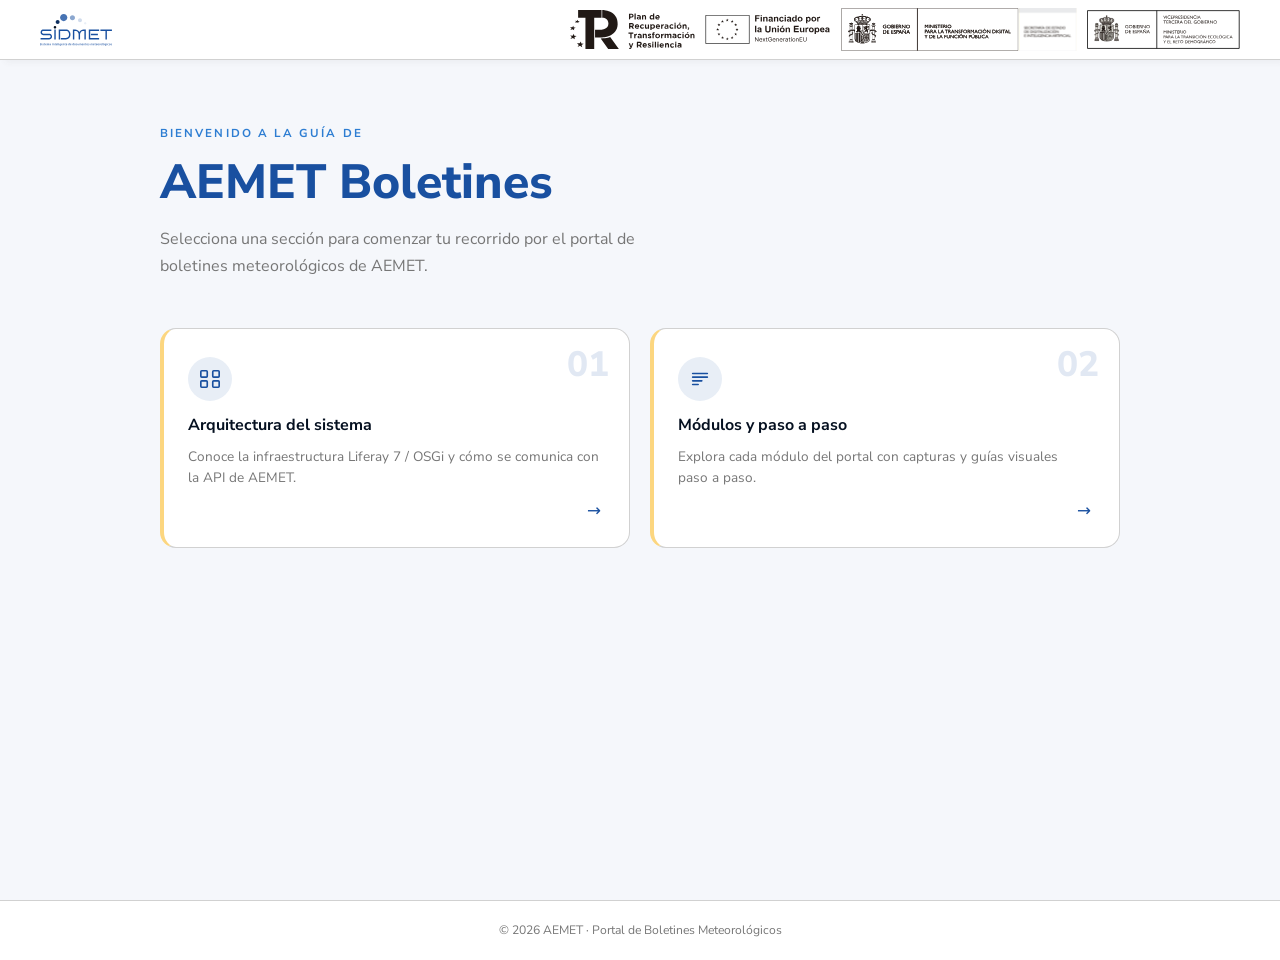
<file: index.html>
﻿<!DOCTYPE html>
<html lang="es">
<head>
  <meta charset="UTF-8" />
  <meta name="viewport" content="width=device-width, initial-scale=1.0" />
  <title>Guía de Formación Usuario – AEMET Boletines</title>
  <link rel="preconnect" href="https://fonts.googleapis.com" />
  <link rel="preconnect" href="https://fonts.gstatic.com" crossorigin />
  <link href="https://fonts.googleapis.com/css2?family=Nunito+Sans:wght@300;400;600;700;800&display=swap" rel="stylesheet" />
  <link rel="stylesheet" href="css/styles.css" />
</head>
<body>

  <header class="site-header">
    <div class="header-inner">
      <a href="index.html"><img class="site-logo" src="img/logo.svg" alt="AEMET" /></a>
    </div>
  
  <div class="header-logos">
    <img src="img/logo_resiliencia.svg" alt="Plan de Recuperacion, Transformacion y Resiliencia" class="header-logo-inst" />
    <img src="img/logo_UE.svg" alt="Financiado por la Union Europea NextGenerationEU" class="header-logo-inst header-logo-ue" />
    <img src="img/logoTransfDigital.svg" alt="Plan de Digitalizacion de las Administraciones Publicas" class="header-logo-inst header-logo-transfdig" />
    <img src="img/miteco.svg" alt="Ministerio para la Transicion Ecologica y el Reto Demografico" class="header-logo-inst header-logo-miteco" />
  </div>
</header>

  <main class="hero-section">
    <div class="hero-content">
      <p class="hero-eyebrow">Bienvenido a la guía de</p>
      <h1 class="hero-title"><span class="gradient-text">AEMET Boletines</span></h1>
      <p class="hero-desc">Selecciona una sección para comenzar tu recorrido por el portal de boletines meteorológicos de AEMET.</p>

      <nav class="nav-grid" aria-label="Secciones principales">

        <a href="arquitectura.html" class="nav-card">
          <div class="nav-card-icon">
            <svg xmlns="http://www.w3.org/2000/svg" viewBox="0 0 24 24" fill="none" stroke="currentColor" stroke-width="1.8" stroke-linecap="round" stroke-linejoin="round"><rect x="2" y="3" width="7" height="7" rx="1"/><rect x="15" y="3" width="7" height="7" rx="1"/><rect x="2" y="14" width="7" height="7" rx="1"/><rect x="15" y="14" width="7" height="7" rx="1"/></svg>
          </div>
          <div class="nav-card-number">01</div>
          <h2 class="nav-card-title">Arquitectura del sistema</h2>
          <p class="nav-card-desc">Conoce la infraestructura Liferay 7 / OSGi y cómo se comunica con la API de AEMET.</p>
          <span class="nav-card-arrow">→</span>
        </a>

        <a href="modulos.html" class="nav-card">
          <div class="nav-card-icon">
            <svg xmlns="http://www.w3.org/2000/svg" viewBox="0 0 24 24" fill="none" stroke="currentColor" stroke-width="1.8" stroke-linecap="round" stroke-linejoin="round"><path d="M4 6h16M4 10h16M4 14h10M4 18h6"/></svg>
          </div>
          <div class="nav-card-number">02</div>
          <h2 class="nav-card-title">Módulos y paso a paso</h2>
          <p class="nav-card-desc">Explora cada módulo del portal con capturas y guías visuales paso a paso.</p>
          <span class="nav-card-arrow">→</span>
        </a>

      </nav>
    </div>
  </main>

  <footer class="site-footer">
    <p>© 2026 AEMET · Portal de Boletines Meteorológicos</p>
  </footer>

  <script src="js/main.js"></script>
</body>
</html>
</file>
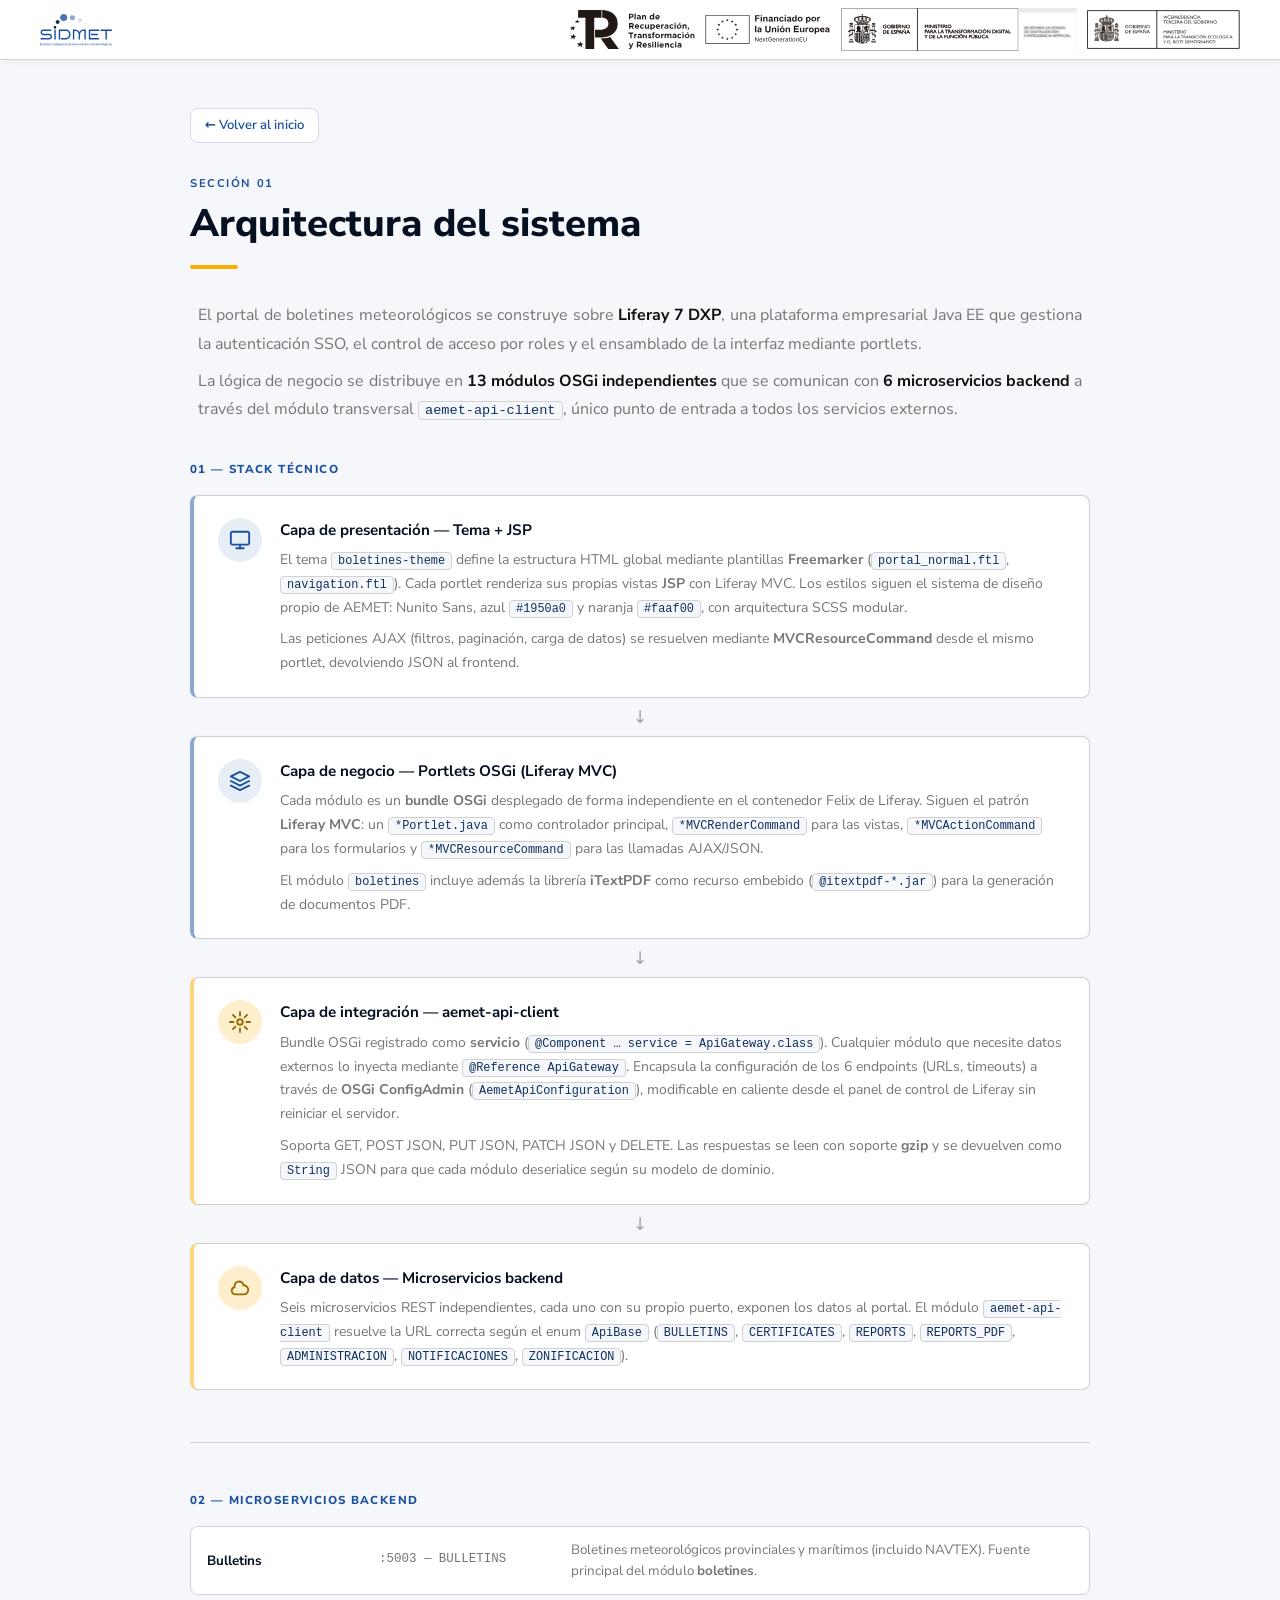
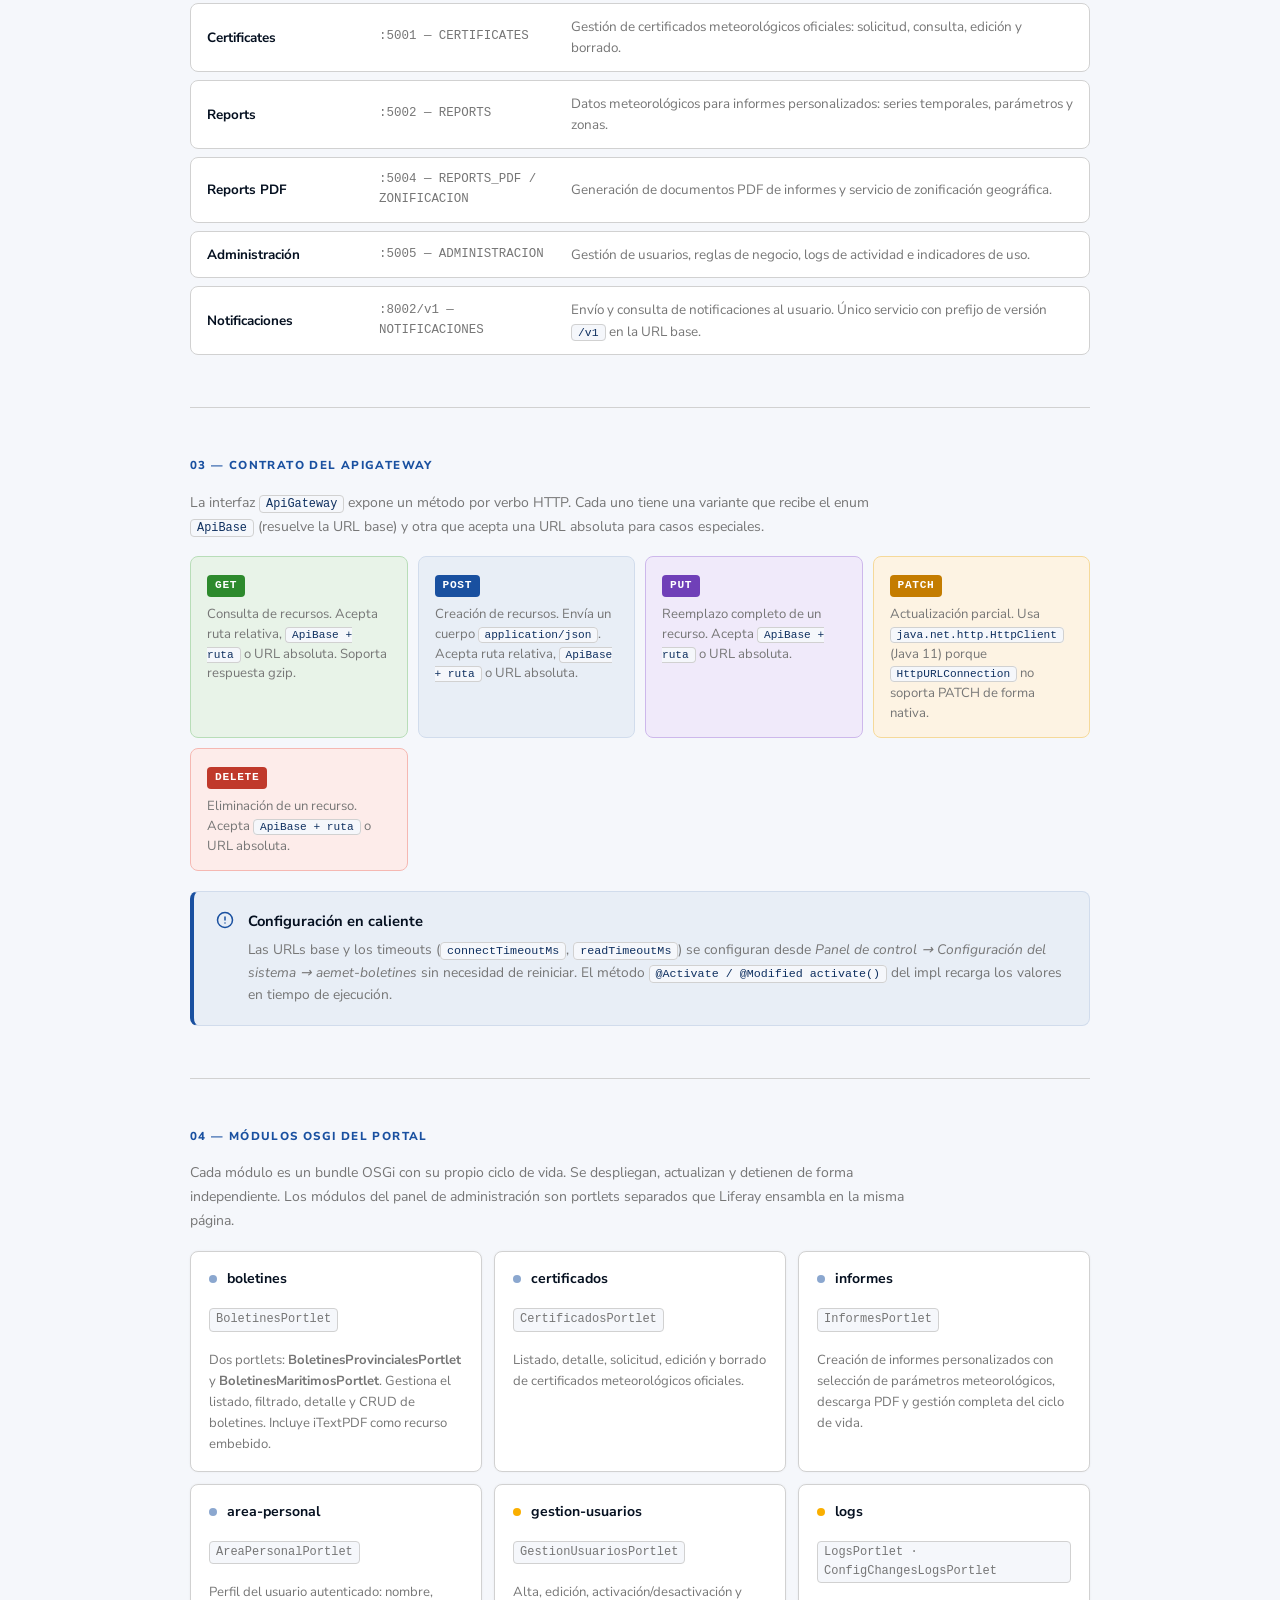
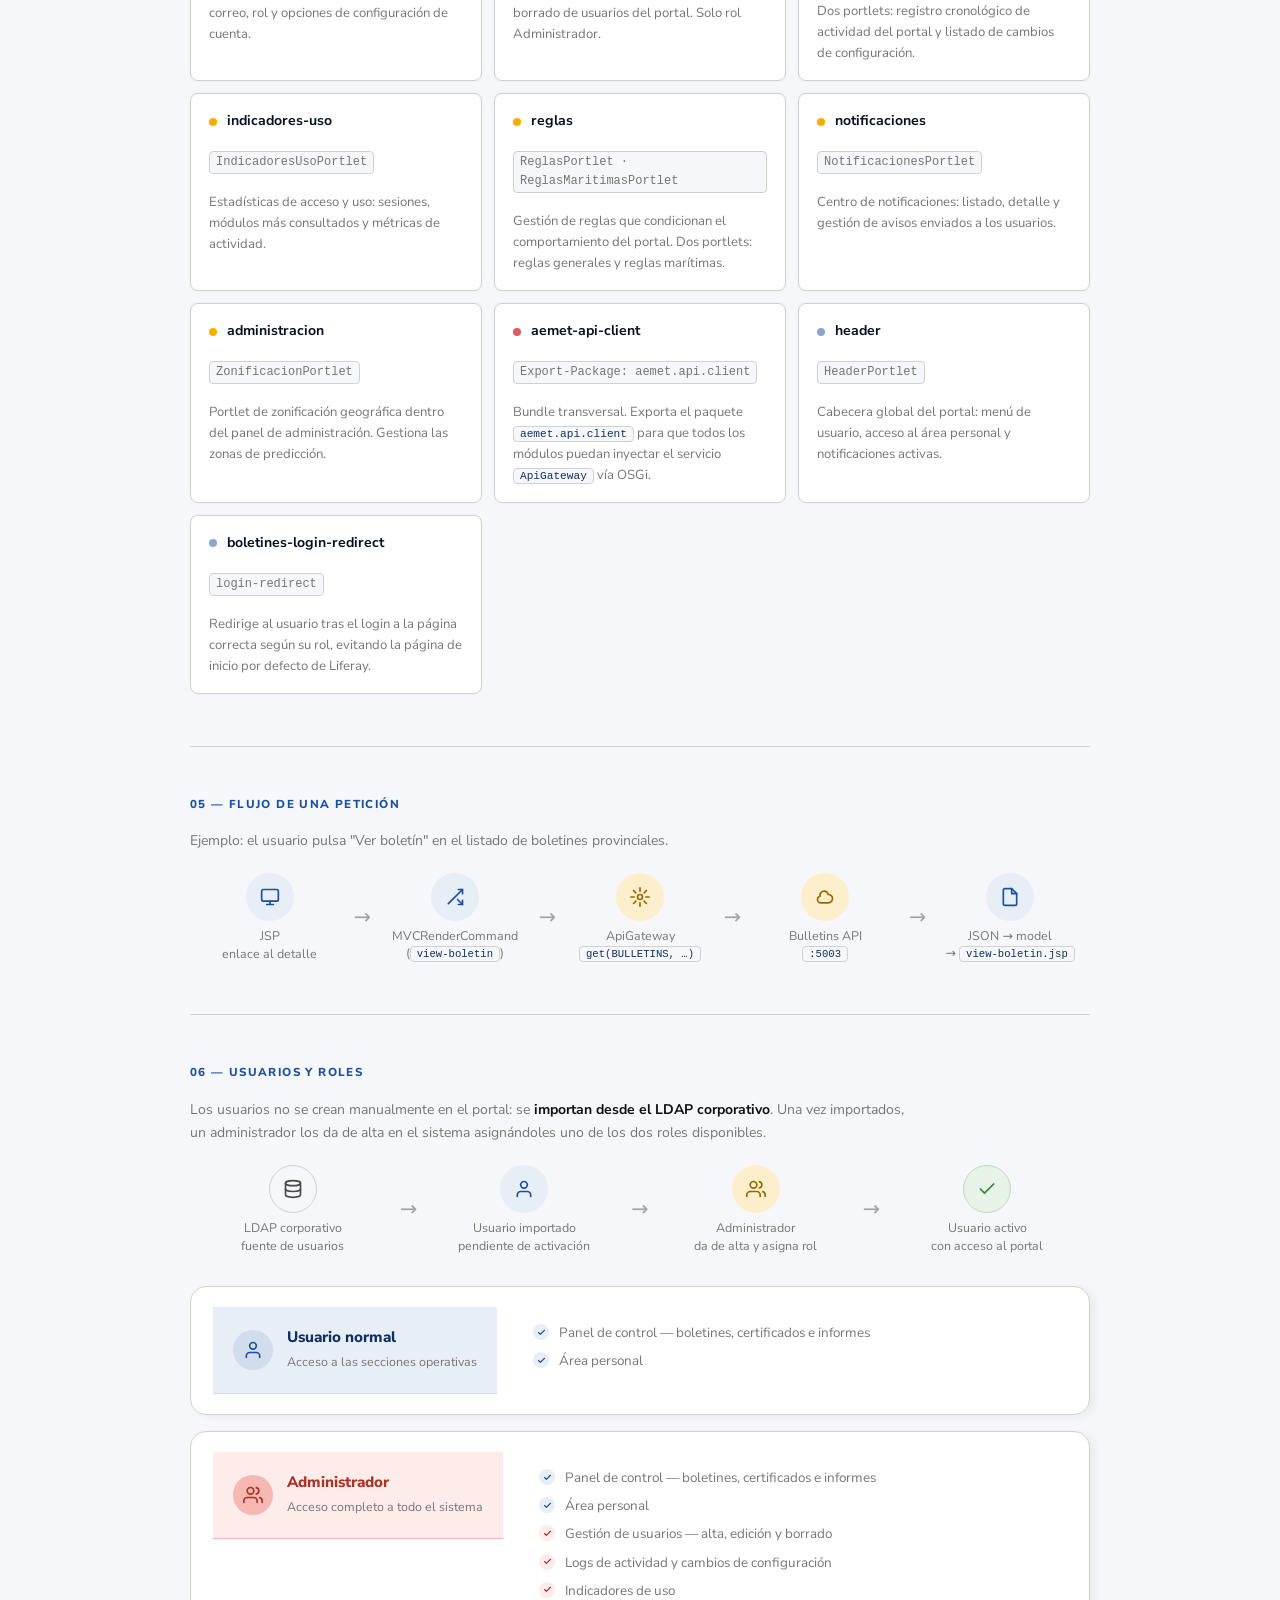
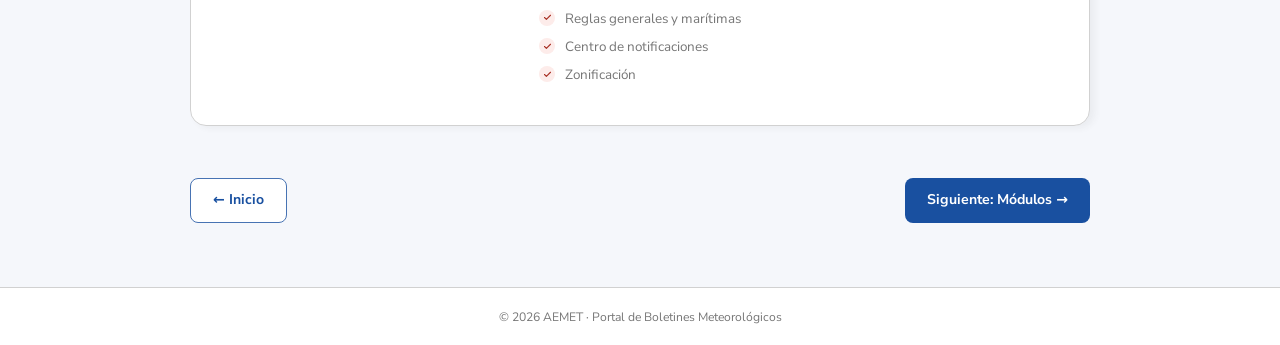
<file: arquitectura.html>
﻿<!DOCTYPE html>
<html lang="es">
<head>
  <meta charset="UTF-8" />
  <meta name="viewport" content="width=device-width, initial-scale=1.0" />
  <title>Arquitectura del Sistema – AEMET Boletines</title>
  <link rel="preconnect" href="https://fonts.googleapis.com" />
  <link rel="preconnect" href="https://fonts.gstatic.com" crossorigin />
  <link href="https://fonts.googleapis.com/css2?family=Nunito+Sans:wght@300;400;600;700;800&display=swap" rel="stylesheet" />
  <link rel="stylesheet" href="css/styles.css" />
  <style>

    /* ---- Sección ---- */
    .arch-section {
      margin-bottom: 52px;
    }
    .arch-section-title {
      font-size: 0.72rem;
      font-weight: 800;
      letter-spacing: 0.12em;
      text-transform: uppercase;
      color: var(--blue-500);
      margin-bottom: 16px;
    }

    /* ---- Capas del stack ---- */
    .stack {
      display: flex;
      flex-direction: column;
      gap: 0;
    }
    .stack-layer {
      background: var(--bg-base);
      border: 1px solid var(--border-soft);
      border-left: 4px solid var(--blue-300);
      border-radius: var(--r-sm);
      padding: 22px 24px;
      display: flex;
      align-items: flex-start;
      gap: 18px;
      box-shadow: var(--shadow-xs);
      animation: fadeUp 0.4s ease both;
      transition: border-left-color var(--t-sm), box-shadow var(--t-sm);
    }
    .stack-layer:hover { border-left-color: var(--blue-500); box-shadow: var(--shadow-md); }
    .stack-layer.orange { border-left-color: var(--orange-300); }
    .stack-layer.orange:hover { border-left-color: var(--orange-500); }
    .stack-icon {
      flex-shrink: 0;
      width: 44px; height: 44px;
      border-radius: var(--r-xl);
      display: flex; align-items: center; justify-content: center;
    }
    .stack-body { flex: 1; }
    .stack-body h3 {
      font-size: 0.95rem; font-weight: 700; margin-bottom: 6px; color: var(--blue-900);
    }
    .stack-body p {
      font-size: 0.875rem; color: var(--text-sec); line-height: 1.7; margin: 0;
    }
    .stack-body p + p { margin-top: 8px; }
    .stack-arrow {
      display: flex; align-items: center; justify-content: center;
      padding: 5px 0; color: var(--grey-300); font-size: 1.1rem; user-select: none;
    }

    /* ---- Módulos grid ---- */
    .modules-grid {
      display: grid;
      grid-template-columns: repeat(auto-fill, minmax(260px, 1fr));
      gap: 12px;
    }
    .module-card {
      background: var(--bg-base);
      border: 1px solid var(--border-soft);
      border-radius: var(--r-sm);
      padding: 16px 18px;
      box-shadow: var(--shadow-xs);
      animation: fadeUp 0.35s ease both;
      transition: box-shadow var(--t-sm), border-color var(--t-sm);
    }
    .module-card:hover { box-shadow: var(--shadow-md); border-color: var(--blue-200); }
    .module-card-head {
      display: flex; align-items: center; gap: 10px; margin-bottom: 8px;
    }
    .module-dot {
      width: 8px; height: 8px; border-radius: 50%; flex-shrink: 0;
      background: var(--blue-300);
    }
    .module-dot.orange { background: var(--orange-500); }
    .module-dot.red { background: #e05c5c; }
    .module-card-name {
      font-size: 0.88rem; font-weight: 700; color: var(--blue-900);
    }
    .module-card-sym {
      font-size: 0.75rem; color: var(--text-sec); font-family: monospace;
      background: var(--grey-100); border: 1px solid var(--border-soft);
      border-radius: 4px; padding: 1px 6px; margin-bottom: 8px;
    }
    .module-card p {
      font-size: 0.82rem; color: var(--text-sec); line-height: 1.6; margin: 0;
    }

    /* ---- Microservicios table ---- */
    .services-list {
      display: flex;
      flex-direction: column;
      gap: 8px;
    }
    .service-row {
      display: grid;
      grid-template-columns: 160px 180px 1fr;
      gap: 12px;
      align-items: center;
      background: var(--bg-base);
      border: 1px solid var(--border-soft);
      border-radius: var(--r-sm);
      padding: 12px 16px;
      font-size: 0.84rem;
      animation: fadeUp 0.35s ease both;
    }
    .service-row:hover { border-color: var(--blue-200); }
    .service-name { font-weight: 700; color: var(--blue-900); }
    .service-url  { font-family: monospace; font-size: 0.78rem; color: var(--text-sec); }
    .service-desc { color: var(--text-sec); }
    @media (max-width: 680px) {
      .service-row { grid-template-columns: 1fr; }
    }

    /* ---- HTTP methods ---- */
    .methods-grid {
      display: grid;
      grid-template-columns: repeat(auto-fill, minmax(180px, 1fr));
      gap: 10px;
    }
    .method-card {
      border-radius: var(--r-sm);
      padding: 14px 16px;
      animation: fadeUp 0.35s ease both;
    }
    .method-badge {
      display: inline-block;
      font-size: 0.7rem; font-weight: 800; letter-spacing: 0.06em;
      font-family: monospace;
      padding: 2px 8px; border-radius: 4px; margin-bottom: 8px;
    }
    .method-card.get   { background: #e8f3e8; border: 1px solid #b8ddb8; }
    .method-card.get   .method-badge { background: #2d8a2d; color: #fff; }
    .method-card.post  { background: var(--blue-100); border: 1px solid var(--blue-200); }
    .method-card.post  .method-badge { background: var(--blue-500); color: #fff; }
    .method-card.patch { background: #fdf3e3; border: 1px solid #f5d99a; }
    .method-card.patch .method-badge { background: #c47c00; color: #fff; }
    .method-card.put   { background: #f0eafa; border: 1px solid #cdb8eb; }
    .method-card.put   .method-badge { background: #7040b8; color: #fff; }
    .method-card.delete{ background: #fdecea; border: 1px solid #f5b8b2; }
    .method-card.delete .method-badge { background: #c0392b; color: #fff; }
    .method-card p { font-size: 0.82rem; color: var(--text-sec); margin: 0; line-height: 1.5; }

    /* ---- Roles ---- */
    .roles-grid {
      display: flex;
      flex-direction: column;
      gap: 16px;
    }
    .role-card {
      background: var(--bg-base);
      border: 1px solid var(--border-soft);
      border-radius: var(--r-md);
      overflow: hidden;
      box-shadow: var(--shadow-sm);
      animation: fadeUp 0.35s ease both;
      transition: box-shadow var(--t-sm);
    }
    .role-card:hover { box-shadow: var(--shadow-md); }
    .role-card-header {
      display: flex;
      align-items: center;
      gap: 14px;
      padding: 18px 20px;
    }
    .role-card-header.user  { background: var(--blue-100); border-bottom: 1px solid var(--blue-200); }
    .role-card-header.admin { background: #fdecea; border-bottom: 1px solid #f5b8b2; }
    .role-card-avatar {
      width: 40px; height: 40px; border-radius: 50%;
      display: flex; align-items: center; justify-content: center;
      flex-shrink: 0;
    }
    .role-card-header.user  .role-card-avatar { background: var(--blue-200); }
    .role-card-header.admin .role-card-avatar { background: #f5b8b2; }
    .role-card-header-body {}
    .role-card-header-body strong {
      display: block; font-size: 0.95rem; font-weight: 800; color: var(--blue-900);
    }
    .role-card-header.user  .role-card-header-body strong { color: var(--blue-700); }
    .role-card-header.admin .role-card-header-body strong { color: #a93226; }
    .role-card-header-body span {
      font-size: 0.78rem; color: var(--text-sec);
    }
    .role-card-body { padding: 16px 20px 20px; }
    .role-perm-list { list-style: none; margin: 0; padding: 0; display: flex; flex-direction: column; gap: 8px; }
    .role-perm-list li {
      display: flex; align-items: flex-start; gap: 10px;
      font-size: 0.84rem; color: var(--text-sec); line-height: 1.5;
    }
    .role-perm-list li .perm-icon {
      flex-shrink: 0; margin-top: 1px;
      width: 16px; height: 16px; border-radius: 50%;
      display: flex; align-items: center; justify-content: center;
    }
    .role-perm-list.user-perms  li .perm-icon { background: var(--blue-100); }
    .role-perm-list.admin-perms li .perm-icon { background: #fdecea; }
    .role-perm-list.admin-perms li.shared .perm-icon { background: var(--blue-100); }
    .role-perm-list li .perm-icon svg { width: 9px; height: 9px; }

    /* ---- Flow diagram ---- */
    .flow {
      display: flex;
      flex-wrap: wrap;
      gap: 0;
      align-items: center;
    }
    .flow-step {
      display: flex;
      flex-direction: column;
      align-items: center;
      text-align: center;
      gap: 6px;
      flex: 1;
      min-width: 100px;
    }
    .flow-circle {
      width: 48px; height: 48px;
      border-radius: 50%;
      display: flex; align-items: center; justify-content: center;
      font-size: 0.78rem; font-weight: 800; flex-shrink: 0;
    }
    .flow-label { font-size: 0.78rem; color: var(--text-sec); line-height: 1.4; }
    .flow-arrow {
      color: var(--grey-300); font-size: 1.3rem; padding: 0 4px; flex-shrink: 0;
      align-self: center;
    }
    @media (max-width: 600px) {
      .flow { flex-direction: column; }
      .flow-arrow { transform: rotate(90deg); }
    }

    /* ---- Info box ---- */
    .info-box {
      display: flex;
      align-items: flex-start;
      gap: 14px;
      background: var(--blue-100);
      border: 1px solid var(--blue-200);
      border-left: 4px solid var(--blue-500);
      border-radius: var(--r-sm);
      padding: 18px 22px;
      margin-bottom: 40px;
      animation: fadeUp 0.4s ease 0.1s both;
    }
    .info-box-icon { flex-shrink: 0; margin-top: 1px; color: var(--blue-500); }
    .info-box strong { display: block; font-size: 0.92rem; font-weight: 700; margin-bottom: 5px; color: var(--blue-900); }
    .info-box p { font-size: 0.86rem; color: var(--text-sec); line-height: 1.65; margin: 0; }

    /* ---- Page nav ---- */
    .page-nav-footer {
      display: flex; justify-content: space-between;
      gap: 12px; flex-wrap: wrap; margin-top: 12px;
    }
    .page-nav-btn {
      display: inline-flex; align-items: center;
      padding: 10px 22px; border-radius: var(--r-sm);
      font-size: 0.88rem; font-weight: 700; font-family: var(--font);
      transition: var(--t-sm);
    }
    .page-nav-btn.primary  { background: var(--blue-500); color: var(--white); }
    .page-nav-btn.primary:hover  { background: var(--blue-700); transform: translateX(2px); }
    .page-nav-btn.secondary { border: 1px solid var(--blue-400); color: var(--blue-500); background: var(--white); }
    .page-nav-btn.secondary:hover { background: var(--blue-700); border-color: var(--blue-700); color: var(--white); }

    /* ---- Divider ---- */
    .section-divider {
      border: none; border-top: 1px solid var(--border-soft); margin: 48px 0;
    }
    code {
      font-family: monospace; font-size: 0.85em;
      background: var(--grey-100); border: 1px solid var(--border-soft);
      border-radius: 4px; padding: 1px 6px; color: var(--blue-700);
    }
  </style>
</head>
<body>

  <header class="site-header">
    <div class="header-inner">
      <a href="index.html"><img class="site-logo" src="img/logo.svg" alt="AEMET" /></a>
    </div>
  <div class="header-logos">
    <img src="img/logo_resiliencia.svg" alt="Plan de Recuperacion, Transformacion y Resiliencia" class="header-logo-inst" />
    <img src="img/logo_UE.svg" alt="Financiado por la Union Europea NextGenerationEU" class="header-logo-inst header-logo-ue" />
    <img src="img/logoTransfDigital.svg" alt="Plan de Digitalizacion de las Administraciones Publicas" class="header-logo-inst header-logo-transfdig" />
    <img src="img/miteco.svg" alt="Ministerio para la Transicion Ecologica y el Reto Demografico" class="header-logo-inst header-logo-miteco" />
  </div>
</header>

  <main class="page-wrapper">
    <div class="page-container" style="max-width:900px;">

      <a href="index.html" class="back-btn page-back-link">← Volver al inicio</a>
      <div class="page-tag">Sección 01</div>
      <h1 class="page-title">Arquitectura del sistema</h1>
      <div class="page-divider"></div>

      <p style="font-size:1rem;color:var(--text-sec);line-height:1.8;margin-bottom:8px;text-align:justify;padding:0 8px;">
        El portal de boletines meteorológicos se construye sobre <strong style="color:var(--text-base)">Liferay 7 DXP</strong>,
        una plataforma empresarial Java EE que gestiona la autenticación SSO, el control de acceso por roles y el
        ensamblado de la interfaz mediante portlets.
      </p>
      <p style="font-size:1rem;color:var(--text-sec);line-height:1.8;margin-bottom:36px;text-align:justify;padding:0 8px;">
        La lógica de negocio se distribuye en <strong style="color:var(--text-base)">13 módulos OSGi independientes</strong>
        que se comunican con <strong style="color:var(--text-base)">6 microservicios backend</strong> a través del módulo
        transversal <code>aemet-api-client</code>, único punto de entrada a todos los servicios externos.
      </p>


      <!-- ═══════════════════════════════════════════
           1. STACK DE CAPAS
      ════════════════════════════════════════════ -->
      <div class="arch-section">
        <div class="arch-section-title">01 — Stack técnico</div>

        <div class="stack">

          <div class="stack-layer" style="animation-delay:0s">
            <div class="stack-icon" style="background:var(--blue-100);">
              <svg xmlns="http://www.w3.org/2000/svg" width="22" height="22" viewBox="0 0 24 24" fill="none" stroke="#1950a0" stroke-width="2" stroke-linecap="round" stroke-linejoin="round"><rect x="2" y="3" width="20" height="14" rx="2"/><line x1="8" y1="21" x2="16" y2="21"/><line x1="12" y1="17" x2="12" y2="21"/></svg>
            </div>
            <div class="stack-body">
              <h3>Capa de presentación — Tema + JSP</h3>
              <p>El tema <code>boletines-theme</code> define la estructura HTML global mediante plantillas <strong>Freemarker</strong>
                (<code>portal_normal.ftl</code>, <code>navigation.ftl</code>). Cada portlet renderiza sus propias vistas
                <strong>JSP</strong> con Liferay MVC. Los estilos siguen el sistema de diseño propio de AEMET: Nunito Sans,
                azul <code>#1950a0</code> y naranja <code>#faaf00</code>, con arquitectura SCSS modular.</p>
              <p>Las peticiones AJAX (filtros, paginación, carga de datos) se resuelven mediante
                <strong>MVCResourceCommand</strong> desde el mismo portlet, devolviendo JSON al frontend.</p>
            </div>
          </div>

          <div class="stack-arrow">↓</div>

          <div class="stack-layer" style="animation-delay:0.07s">
            <div class="stack-icon" style="background:var(--blue-100);">
              <svg xmlns="http://www.w3.org/2000/svg" width="22" height="22" viewBox="0 0 24 24" fill="none" stroke="#1950a0" stroke-width="2" stroke-linecap="round" stroke-linejoin="round"><path d="M12 2L2 7l10 5 10-5-10-5z"/><path d="M2 17l10 5 10-5"/><path d="M2 12l10 5 10-5"/></svg>
            </div>
            <div class="stack-body">
              <h3>Capa de negocio — Portlets OSGi (Liferay MVC)</h3>
              <p>Cada módulo es un <strong>bundle OSGi</strong> desplegado de forma independiente en el contenedor Felix de
                Liferay. Siguen el patrón <strong>Liferay MVC</strong>: un <code>*Portlet.java</code> como controlador
                principal, <code>*MVCRenderCommand</code> para las vistas, <code>*MVCActionCommand</code> para los
                formularios y <code>*MVCResourceCommand</code> para las llamadas AJAX/JSON.</p>
              <p>El módulo <code>boletines</code> incluye además la librería <strong>iTextPDF</strong> como recurso
                embebido (<code>@itextpdf-*.jar</code>) para la generación de documentos PDF.</p>
            </div>
          </div>

          <div class="stack-arrow">↓</div>

          <div class="stack-layer orange" style="animation-delay:0.14s">
            <div class="stack-icon" style="background:var(--orange-200);">
              <svg xmlns="http://www.w3.org/2000/svg" width="22" height="22" viewBox="0 0 24 24" fill="none" stroke="#966900" stroke-width="2" stroke-linecap="round" stroke-linejoin="round"><circle cx="12" cy="12" r="3"/><path d="M12 1v4M12 19v4M4.22 4.22l2.83 2.83M16.95 16.95l2.83 2.83M1 12h4M19 12h4M4.22 19.78l2.83-2.83M16.95 7.05l2.83-2.83"/></svg>
            </div>
            <div class="stack-body">
              <h3>Capa de integración — aemet-api-client</h3>
              <p>Bundle OSGi registrado como <strong>servicio</strong> (<code>@Component … service = ApiGateway.class</code>).
                Cualquier módulo que necesite datos externos lo inyecta mediante <code>@Reference ApiGateway</code>.
                Encapsula la configuración de los 6 endpoints (URLs, timeouts) a través de <strong>OSGi ConfigAdmin</strong>
                (<code>AemetApiConfiguration</code>), modificable en caliente desde el panel de control de Liferay sin
                reiniciar el servidor.</p>
              <p>Soporta GET, POST JSON, PUT JSON, PATCH JSON y DELETE. Las respuestas se leen con soporte
                <strong>gzip</strong> y se devuelven como <code>String</code> JSON para que cada módulo
                deserialice según su modelo de dominio.</p>
            </div>
          </div>

          <div class="stack-arrow">↓</div>

          <div class="stack-layer orange" style="animation-delay:0.21s">
            <div class="stack-icon" style="background:var(--orange-200);">
              <svg xmlns="http://www.w3.org/2000/svg" width="22" height="22" viewBox="0 0 24 24" fill="none" stroke="#966900" stroke-width="2" stroke-linecap="round" stroke-linejoin="round"><path d="M3 15a4 4 0 004 4h9a5 5 0 10-.1-9.999 5.002 5.002 0 10-9.78 2.096A4.001 4.001 0 003 15z"/></svg>
            </div>
            <div class="stack-body">
              <h3>Capa de datos — Microservicios backend</h3>
              <p>Seis microservicios REST independientes, cada uno con su propio puerto, exponen los datos al portal.
                El módulo <code>aemet-api-client</code> resuelve la URL correcta según el enum <code>ApiBase</code>
                (<code>BULLETINS</code>, <code>CERTIFICATES</code>, <code>REPORTS</code>, <code>REPORTS_PDF</code>,
                <code>ADMINISTRACION</code>, <code>NOTIFICACIONES</code>, <code>ZONIFICACION</code>).</p>
            </div>
          </div>

        </div>
      </div>

      <hr class="section-divider" />


      <!-- ═══════════════════════════════════════════
           2. MICROSERVICIOS
      ════════════════════════════════════════════ -->
      <div class="arch-section">
        <div class="arch-section-title">02 — Microservicios backend</div>

        <div class="services-list">
          <div class="service-row" style="animation-delay:0s">
            <span class="service-name">Bulletins</span>
            <span class="service-url">:5003 — BULLETINS</span>
            <span class="service-desc">Boletines meteorológicos provinciales y marítimos (incluido NAVTEX). Fuente principal del módulo <strong>boletines</strong>.</span>
          </div>
          <div class="service-row" style="animation-delay:0.05s">
            <span class="service-name">Certificates</span>
            <span class="service-url">:5001 — CERTIFICATES</span>
            <span class="service-desc">Gestión de certificados meteorológicos oficiales: solicitud, consulta, edición y borrado.</span>
          </div>
          <div class="service-row" style="animation-delay:0.10s">
            <span class="service-name">Reports</span>
            <span class="service-url">:5002 — REPORTS</span>
            <span class="service-desc">Datos meteorológicos para informes personalizados: series temporales, parámetros y zonas.</span>
          </div>
          <div class="service-row" style="animation-delay:0.15s">
            <span class="service-name">Reports PDF</span>
            <span class="service-url">:5004 — REPORTS_PDF / ZONIFICACION</span>
            <span class="service-desc">Generación de documentos PDF de informes y servicio de zonificación geográfica.</span>
          </div>
          <div class="service-row" style="animation-delay:0.20s">
            <span class="service-name">Administración</span>
            <span class="service-url">:5005 — ADMINISTRACION</span>
            <span class="service-desc">Gestión de usuarios, reglas de negocio, logs de actividad e indicadores de uso.</span>
          </div>
          <div class="service-row" style="animation-delay:0.25s">
            <span class="service-name">Notificaciones</span>
            <span class="service-url">:8002/v1 — NOTIFICACIONES</span>
            <span class="service-desc">Envío y consulta de notificaciones al usuario. Único servicio con prefijo de versión <code>/v1</code> en la URL base.</span>
          </div>
        </div>
      </div>

      <hr class="section-divider" />


      <!-- ═══════════════════════════════════════════
           3. MÉTODOS HTTP — ApiGateway
      ════════════════════════════════════════════ -->
      <div class="arch-section">
        <div class="arch-section-title">03 — Contrato del ApiGateway</div>

        <p style="font-size:0.875rem;color:var(--text-sec);line-height:1.7;margin-bottom:18px;max-width:720px;">
          La interfaz <code>ApiGateway</code> expone un método por verbo HTTP. Cada uno tiene
          una variante que recibe el enum <code>ApiBase</code> (resuelve la URL base) y otra que acepta
          una URL absoluta para casos especiales.
        </p>

        <div class="methods-grid">
          <div class="method-card get" style="animation-delay:0s">
            <div class="method-badge">GET</div>
            <p>Consulta de recursos. Acepta ruta relativa, <code>ApiBase + ruta</code> o URL absoluta. Soporta respuesta gzip.</p>
          </div>
          <div class="method-card post" style="animation-delay:0.05s">
            <div class="method-badge">POST</div>
            <p>Creación de recursos. Envía un cuerpo <code>application/json</code>. Acepta ruta relativa, <code>ApiBase + ruta</code> o URL absoluta.</p>
          </div>
          <div class="method-card put" style="animation-delay:0.10s">
            <div class="method-badge">PUT</div>
            <p>Reemplazo completo de un recurso. Acepta <code>ApiBase + ruta</code> o URL absoluta.</p>
          </div>
          <div class="method-card patch" style="animation-delay:0.15s">
            <div class="method-badge">PATCH</div>
            <p>Actualización parcial. Usa <code>java.net.http.HttpClient</code> (Java 11) porque <code>HttpURLConnection</code> no soporta PATCH de forma nativa.</p>
          </div>
          <div class="method-card delete" style="animation-delay:0.20s">
            <div class="method-badge">DELETE</div>
            <p>Eliminación de un recurso. Acepta <code>ApiBase + ruta</code> o URL absoluta.</p>
          </div>
        </div>

        <div class="info-box" style="margin-top:20px;margin-bottom:0;">
          <div class="info-box-icon">
            <svg xmlns="http://www.w3.org/2000/svg" width="18" height="18" viewBox="0 0 24 24" fill="none" stroke="currentColor" stroke-width="2" stroke-linecap="round" stroke-linejoin="round"><circle cx="12" cy="12" r="10"/><line x1="12" y1="8" x2="12" y2="12"/><line x1="12" y1="16" x2="12.01" y2="16"/></svg>
          </div>
          <div>
            <strong>Configuración en caliente</strong>
            <p>Las URLs base y los timeouts (<code>connectTimeoutMs</code>, <code>readTimeoutMs</code>) se configuran desde
              <em>Panel de control → Configuración del sistema → aemet-boletines</em> sin necesidad de reiniciar.
              El método <code>@Activate / @Modified activate()</code> del impl recarga los valores en tiempo de ejecución.</p>
          </div>
        </div>
      </div>

      <hr class="section-divider" />


      <!-- ═══════════════════════════════════════════
           4. MÓDULOS OSGi
      ════════════════════════════════════════════ -->
      <div class="arch-section">
        <div class="arch-section-title">04 — Módulos OSGi del portal</div>

        <p style="font-size:0.875rem;color:var(--text-sec);line-height:1.7;margin-bottom:18px;max-width:720px;">
          Cada módulo es un bundle OSGi con su propio ciclo de vida. Se despliegan, actualizan y detienen
          de forma independiente. Los módulos del panel de administración son portlets separados que
          Liferay ensambla en la misma página.
        </p>

        <div class="modules-grid">

          <div class="module-card" style="animation-delay:0s">
            <div class="module-card-head">
              <div class="module-dot"></div>
              <span class="module-card-name">boletines</span>
            </div>
            <div class="module-card-sym">BoletinesPortlet</div>
            <p>Dos portlets: <strong>BoletinesProvincialesPortlet</strong> y <strong>BoletinesMaritimosPortlet</strong>.
              Gestiona el listado, filtrado, detalle y CRUD de boletines. Incluye iTextPDF como recurso embebido.</p>
          </div>

          <div class="module-card" style="animation-delay:0.04s">
            <div class="module-card-head">
              <div class="module-dot"></div>
              <span class="module-card-name">certificados</span>
            </div>
            <div class="module-card-sym">CertificadosPortlet</div>
            <p>Listado, detalle, solicitud, edición y borrado de certificados meteorológicos oficiales.</p>
          </div>

          <div class="module-card" style="animation-delay:0.08s">
            <div class="module-card-head">
              <div class="module-dot"></div>
              <span class="module-card-name">informes</span>
            </div>
            <div class="module-card-sym">InformesPortlet</div>
            <p>Creación de informes personalizados con selección de parámetros meteorológicos, descarga PDF y gestión completa del ciclo de vida.</p>
          </div>

          <div class="module-card" style="animation-delay:0.12s">
            <div class="module-card-head">
              <div class="module-dot"></div>
              <span class="module-card-name">area-personal</span>
            </div>
            <div class="module-card-sym">AreaPersonalPortlet</div>
            <p>Perfil del usuario autenticado: nombre, correo, rol y opciones de configuración de cuenta.</p>
          </div>

          <div class="module-card" style="animation-delay:0.16s">
            <div class="module-card-head">
              <div class="module-dot orange"></div>
              <span class="module-card-name">gestion-usuarios</span>
            </div>
            <div class="module-card-sym">GestionUsuariosPortlet</div>
            <p>Alta, edición, activación/desactivación y borrado de usuarios del portal. Solo rol Administrador.</p>
          </div>

          <div class="module-card" style="animation-delay:0.20s">
            <div class="module-card-head">
              <div class="module-dot orange"></div>
              <span class="module-card-name">logs</span>
            </div>
            <div class="module-card-sym">LogsPortlet · ConfigChangesLogsPortlet</div>
            <p>Dos portlets: registro cronológico de actividad del portal y listado de cambios de configuración.</p>
          </div>

          <div class="module-card" style="animation-delay:0.24s">
            <div class="module-card-head">
              <div class="module-dot orange"></div>
              <span class="module-card-name">indicadores-uso</span>
            </div>
            <div class="module-card-sym">IndicadoresUsoPortlet</div>
            <p>Estadísticas de acceso y uso: sesiones, módulos más consultados y métricas de actividad.</p>
          </div>

          <div class="module-card" style="animation-delay:0.28s">
            <div class="module-card-head">
              <div class="module-dot orange"></div>
              <span class="module-card-name">reglas</span>
            </div>
            <div class="module-card-sym">ReglasPortlet · ReglasMaritimasPortlet</div>
            <p>Gestión de reglas que condicionan el comportamiento del portal. Dos portlets: reglas generales y reglas marítimas.</p>
          </div>

          <div class="module-card" style="animation-delay:0.32s">
            <div class="module-card-head">
              <div class="module-dot orange"></div>
              <span class="module-card-name">notificaciones</span>
            </div>
            <div class="module-card-sym">NotificacionesPortlet</div>
            <p>Centro de notificaciones: listado, detalle y gestión de avisos enviados a los usuarios.</p>
          </div>

          <div class="module-card" style="animation-delay:0.36s">
            <div class="module-card-head">
              <div class="module-dot orange"></div>
              <span class="module-card-name">administracion</span>
            </div>
            <div class="module-card-sym">ZonificacionPortlet</div>
            <p>Portlet de zonificación geográfica dentro del panel de administración. Gestiona las zonas de predicción.</p>
          </div>

          <div class="module-card" style="animation-delay:0.40s">
            <div class="module-card-head">
              <div class="module-dot red"></div>
              <span class="module-card-name">aemet-api-client</span>
            </div>
            <div class="module-card-sym">Export-Package: aemet.api.client</div>
            <p>Bundle transversal. Exporta el paquete <code>aemet.api.client</code> para que todos los módulos
              puedan inyectar el servicio <code>ApiGateway</code> vía OSGi.</p>
          </div>

          <div class="module-card" style="animation-delay:0.44s">
            <div class="module-card-head">
              <div class="module-dot"></div>
              <span class="module-card-name">header</span>
            </div>
            <div class="module-card-sym">HeaderPortlet</div>
            <p>Cabecera global del portal: menú de usuario, acceso al área personal y notificaciones activas.</p>
          </div>

          <div class="module-card" style="animation-delay:0.48s">
            <div class="module-card-head">
              <div class="module-dot"></div>
              <span class="module-card-name">boletines-login-redirect</span>
            </div>
            <div class="module-card-sym">login-redirect</div>
            <p>Redirige al usuario tras el login a la página correcta según su rol, evitando la página de inicio por defecto de Liferay.</p>
          </div>

        </div>
      </div>

      <hr class="section-divider" />


      <!-- ═══════════════════════════════════════════
           5. FLUJO DE UNA PETICIÓN
      ════════════════════════════════════════════ -->
      <div class="arch-section">
        <div class="arch-section-title">05 — Flujo de una petición</div>

        <p style="font-size:0.875rem;color:var(--text-sec);line-height:1.7;margin-bottom:20px;max-width:720px;">
          Ejemplo: el usuario pulsa "Ver boletín" en el listado de boletines provinciales.
        </p>

        <div class="flow">
          <div class="flow-step">
            <div class="flow-circle" style="background:var(--blue-100);color:var(--blue-500);">
              <svg xmlns="http://www.w3.org/2000/svg" width="20" height="20" viewBox="0 0 24 24" fill="none" stroke="currentColor" stroke-width="2" stroke-linecap="round" stroke-linejoin="round"><rect x="2" y="3" width="20" height="14" rx="2"/><line x1="8" y1="21" x2="16" y2="21"/><line x1="12" y1="17" x2="12" y2="21"/></svg>
            </div>
            <div class="flow-label">JSP<br/>enlace al detalle</div>
          </div>
          <div class="flow-arrow">→</div>
          <div class="flow-step">
            <div class="flow-circle" style="background:var(--blue-100);color:var(--blue-500);">
              <svg xmlns="http://www.w3.org/2000/svg" width="20" height="20" viewBox="0 0 24 24" fill="none" stroke="currentColor" stroke-width="2" stroke-linecap="round" stroke-linejoin="round"><polyline points="16 3 21 3 21 8"/><line x1="4" y1="20" x2="21" y2="3"/><polyline points="21 16 21 21 16 21"/><line x1="15" y1="15" x2="21" y2="21"/></svg>
            </div>
            <div class="flow-label">MVCRenderCommand<br/>(<code>view-boletin</code>)</div>
          </div>
          <div class="flow-arrow">→</div>
          <div class="flow-step">
            <div class="flow-circle" style="background:var(--orange-200);color:var(--orange-700);">
              <svg xmlns="http://www.w3.org/2000/svg" width="20" height="20" viewBox="0 0 24 24" fill="none" stroke="currentColor" stroke-width="2" stroke-linecap="round" stroke-linejoin="round"><circle cx="12" cy="12" r="3"/><path d="M12 1v4M12 19v4M4.22 4.22l2.83 2.83M16.95 16.95l2.83 2.83M1 12h4M19 12h4M4.22 19.78l2.83-2.83M16.95 7.05l2.83-2.83"/></svg>
            </div>
            <div class="flow-label">ApiGateway<br/><code>get(BULLETINS, …)</code></div>
          </div>
          <div class="flow-arrow">→</div>
          <div class="flow-step">
            <div class="flow-circle" style="background:var(--orange-200);color:var(--orange-700);">
              <svg xmlns="http://www.w3.org/2000/svg" width="20" height="20" viewBox="0 0 24 24" fill="none" stroke="currentColor" stroke-width="2" stroke-linecap="round" stroke-linejoin="round"><path d="M3 15a4 4 0 004 4h9a5 5 0 10-.1-9.999 5.002 5.002 0 10-9.78 2.096A4.001 4.001 0 003 15z"/></svg>
            </div>
            <div class="flow-label">Bulletins API<br/><code>:5003</code></div>
          </div>
          <div class="flow-arrow">→</div>
          <div class="flow-step">
            <div class="flow-circle" style="background:var(--blue-100);color:var(--blue-500);">
              <svg xmlns="http://www.w3.org/2000/svg" width="20" height="20" viewBox="0 0 24 24" fill="none" stroke="currentColor" stroke-width="2" stroke-linecap="round" stroke-linejoin="round"><path d="M14 2H6a2 2 0 0 0-2 2v16a2 2 0 0 0 2 2h12a2 2 0 0 0 2-2V8z"/><polyline points="14 2 14 8 20 8"/></svg>
            </div>
            <div class="flow-label">JSON → model<br/>→ <code>view-boletin.jsp</code></div>
          </div>
        </div>
      </div>

      <hr class="section-divider" />


      <!-- ═══════════════════════════════════════════
           6. ROLES DE USUARIO
      ════════════════════════════════════════════ -->
      <div class="arch-section">
        <div class="arch-section-title">06 — Usuarios y roles</div>

        <p style="font-size:0.875rem;color:var(--text-sec);line-height:1.7;margin-bottom:20px;max-width:720px;">
          Los usuarios no se crean manualmente en el portal: se <strong style="color:var(--text-base)">importan desde el LDAP corporativo</strong>.
          Una vez importados, un administrador los da de alta en el sistema asignándoles uno de los dos roles disponibles.
        </p>

        <!-- Flujo de alta -->
        <div class="flow" style="margin-bottom:32px;">
          <div class="flow-step">
            <div class="flow-circle" style="background:var(--grey-100);color:var(--grey-500);border:1px solid var(--border-soft);">
              <svg xmlns="http://www.w3.org/2000/svg" width="20" height="20" viewBox="0 0 24 24" fill="none" stroke="currentColor" stroke-width="2" stroke-linecap="round" stroke-linejoin="round"><ellipse cx="12" cy="5" rx="9" ry="3"/><path d="M21 12c0 1.66-4 3-9 3s-9-1.34-9-3"/><path d="M3 5v14c0 1.66 4 3 9 3s9-1.34 9-3V5"/></svg>
            </div>
            <div class="flow-label">LDAP corporativo<br/>fuente de usuarios</div>
          </div>
          <div class="flow-arrow">→</div>
          <div class="flow-step">
            <div class="flow-circle" style="background:var(--blue-100);color:var(--blue-500);">
              <svg xmlns="http://www.w3.org/2000/svg" width="20" height="20" viewBox="0 0 24 24" fill="none" stroke="currentColor" stroke-width="2" stroke-linecap="round" stroke-linejoin="round"><path d="M20 21v-2a4 4 0 0 0-4-4H8a4 4 0 0 0-4 4v2"/><circle cx="12" cy="7" r="4"/></svg>
            </div>
            <div class="flow-label">Usuario importado<br/>pendiente de activación</div>
          </div>
          <div class="flow-arrow">→</div>
          <div class="flow-step">
            <div class="flow-circle" style="background:var(--orange-200);color:var(--orange-700);">
              <svg xmlns="http://www.w3.org/2000/svg" width="20" height="20" viewBox="0 0 24 24" fill="none" stroke="currentColor" stroke-width="2" stroke-linecap="round" stroke-linejoin="round"><path d="M17 21v-2a4 4 0 0 0-4-4H5a4 4 0 0 0-4 4v2"/><circle cx="9" cy="7" r="4"/><path d="M23 21v-2a4 4 0 0 0-3-3.87"/><path d="M16 3.13a4 4 0 0 1 0 7.75"/></svg>
            </div>
            <div class="flow-label">Administrador<br/>da de alta y asigna rol</div>
          </div>
          <div class="flow-arrow">→</div>
          <div class="flow-step">
            <div class="flow-circle" style="background:#e8f3e8;color:#2d8a2d;border:1px solid #b8ddb8;">
              <svg xmlns="http://www.w3.org/2000/svg" width="20" height="20" viewBox="0 0 24 24" fill="none" stroke="currentColor" stroke-width="2" stroke-linecap="round" stroke-linejoin="round"><polyline points="20 6 9 17 4 12"/></svg>
            </div>
            <div class="flow-label">Usuario activo<br/>con acceso al portal</div>
          </div>
        </div>

        <!-- Los dos roles -->
        <div class="roles-grid">

          <!-- Usuario normal -->
          <div class="role-card" style="animation-delay:0s">
            <div class="role-card-header user">
              <div class="role-card-avatar">
                <svg xmlns="http://www.w3.org/2000/svg" width="20" height="20" viewBox="0 0 24 24" fill="none" stroke="#1950a0" stroke-width="2" stroke-linecap="round" stroke-linejoin="round"><path d="M20 21v-2a4 4 0 0 0-4-4H8a4 4 0 0 0-4 4v2"/><circle cx="12" cy="7" r="4"/></svg>
              </div>
              <div class="role-card-header-body">
                <strong>Usuario normal</strong>
                <span>Acceso a las secciones operativas</span>
              </div>
            </div>
            <div class="role-card-body">
              <ul class="role-perm-list user-perms">
                <li>
                  <span class="perm-icon"><svg xmlns="http://www.w3.org/2000/svg" viewBox="0 0 24 24" fill="none" stroke="#1950a0" stroke-width="3" stroke-linecap="round" stroke-linejoin="round"><polyline points="20 6 9 17 4 12"/></svg></span>
                  Panel de control — boletines, certificados e informes
                </li>
                <li>
                  <span class="perm-icon"><svg xmlns="http://www.w3.org/2000/svg" viewBox="0 0 24 24" fill="none" stroke="#1950a0" stroke-width="3" stroke-linecap="round" stroke-linejoin="round"><polyline points="20 6 9 17 4 12"/></svg></span>
                  Área personal
                </li>
              </ul>
            </div>
          </div>

          <!-- Administrador -->
          <div class="role-card" style="animation-delay:0.1s">
            <div class="role-card-header admin">
              <div class="role-card-avatar">
                <svg xmlns="http://www.w3.org/2000/svg" width="20" height="20" viewBox="0 0 24 24" fill="none" stroke="#a93226" stroke-width="2" stroke-linecap="round" stroke-linejoin="round"><path d="M17 21v-2a4 4 0 0 0-4-4H5a4 4 0 0 0-4 4v2"/><circle cx="9" cy="7" r="4"/><path d="M23 21v-2a4 4 0 0 0-3-3.87"/><path d="M16 3.13a4 4 0 0 1 0 7.75"/></svg>
              </div>
              <div class="role-card-header-body">
                <strong>Administrador</strong>
                <span>Acceso completo a todo el sistema</span>
              </div>
            </div>
            <div class="role-card-body">
              <ul class="role-perm-list admin-perms">
                <li class="shared">
                  <span class="perm-icon"><svg xmlns="http://www.w3.org/2000/svg" viewBox="0 0 24 24" fill="none" stroke="#1950a0" stroke-width="3" stroke-linecap="round" stroke-linejoin="round"><polyline points="20 6 9 17 4 12"/></svg></span>
                  Panel de control — boletines, certificados e informes
                </li>
                <li class="shared">
                  <span class="perm-icon"><svg xmlns="http://www.w3.org/2000/svg" viewBox="0 0 24 24" fill="none" stroke="#1950a0" stroke-width="3" stroke-linecap="round" stroke-linejoin="round"><polyline points="20 6 9 17 4 12"/></svg></span>
                  Área personal
                </li>
                <li>
                  <span class="perm-icon"><svg xmlns="http://www.w3.org/2000/svg" viewBox="0 0 24 24" fill="none" stroke="#a93226" stroke-width="3" stroke-linecap="round" stroke-linejoin="round"><polyline points="20 6 9 17 4 12"/></svg></span>
                  Gestión de usuarios — alta, edición y borrado
                </li>
                <li>
                  <span class="perm-icon"><svg xmlns="http://www.w3.org/2000/svg" viewBox="0 0 24 24" fill="none" stroke="#a93226" stroke-width="3" stroke-linecap="round" stroke-linejoin="round"><polyline points="20 6 9 17 4 12"/></svg></span>
                  Logs de actividad y cambios de configuración
                </li>
                <li>
                  <span class="perm-icon"><svg xmlns="http://www.w3.org/2000/svg" viewBox="0 0 24 24" fill="none" stroke="#a93226" stroke-width="3" stroke-linecap="round" stroke-linejoin="round"><polyline points="20 6 9 17 4 12"/></svg></span>
                  Indicadores de uso
                </li>
                <li>
                  <span class="perm-icon"><svg xmlns="http://www.w3.org/2000/svg" viewBox="0 0 24 24" fill="none" stroke="#a93226" stroke-width="3" stroke-linecap="round" stroke-linejoin="round"><polyline points="20 6 9 17 4 12"/></svg></span>
                  Reglas generales y marítimas
                </li>
                <li>
                  <span class="perm-icon"><svg xmlns="http://www.w3.org/2000/svg" viewBox="0 0 24 24" fill="none" stroke="#a93226" stroke-width="3" stroke-linecap="round" stroke-linejoin="round"><polyline points="20 6 9 17 4 12"/></svg></span>
                  Centro de notificaciones
                </li>
                <li>
                  <span class="perm-icon"><svg xmlns="http://www.w3.org/2000/svg" viewBox="0 0 24 24" fill="none" stroke="#a93226" stroke-width="3" stroke-linecap="round" stroke-linejoin="round"><polyline points="20 6 9 17 4 12"/></svg></span>
                  Zonificación
                </li>
              </ul>
            </div>
          </div>

        </div>
      </div>


      <div class="page-nav-footer">
        <a href="index.html" class="page-nav-btn secondary">← Inicio</a>
        <a href="modulos.html" class="page-nav-btn primary">Siguiente: Módulos →</a>
      </div>

    </div>
  </main>

  <footer class="site-footer">
    <p>© 2026 AEMET · Portal de Boletines Meteorológicos</p>
  </footer>

  <script src="js/main.js"></script>
</body>
</html>
</file>
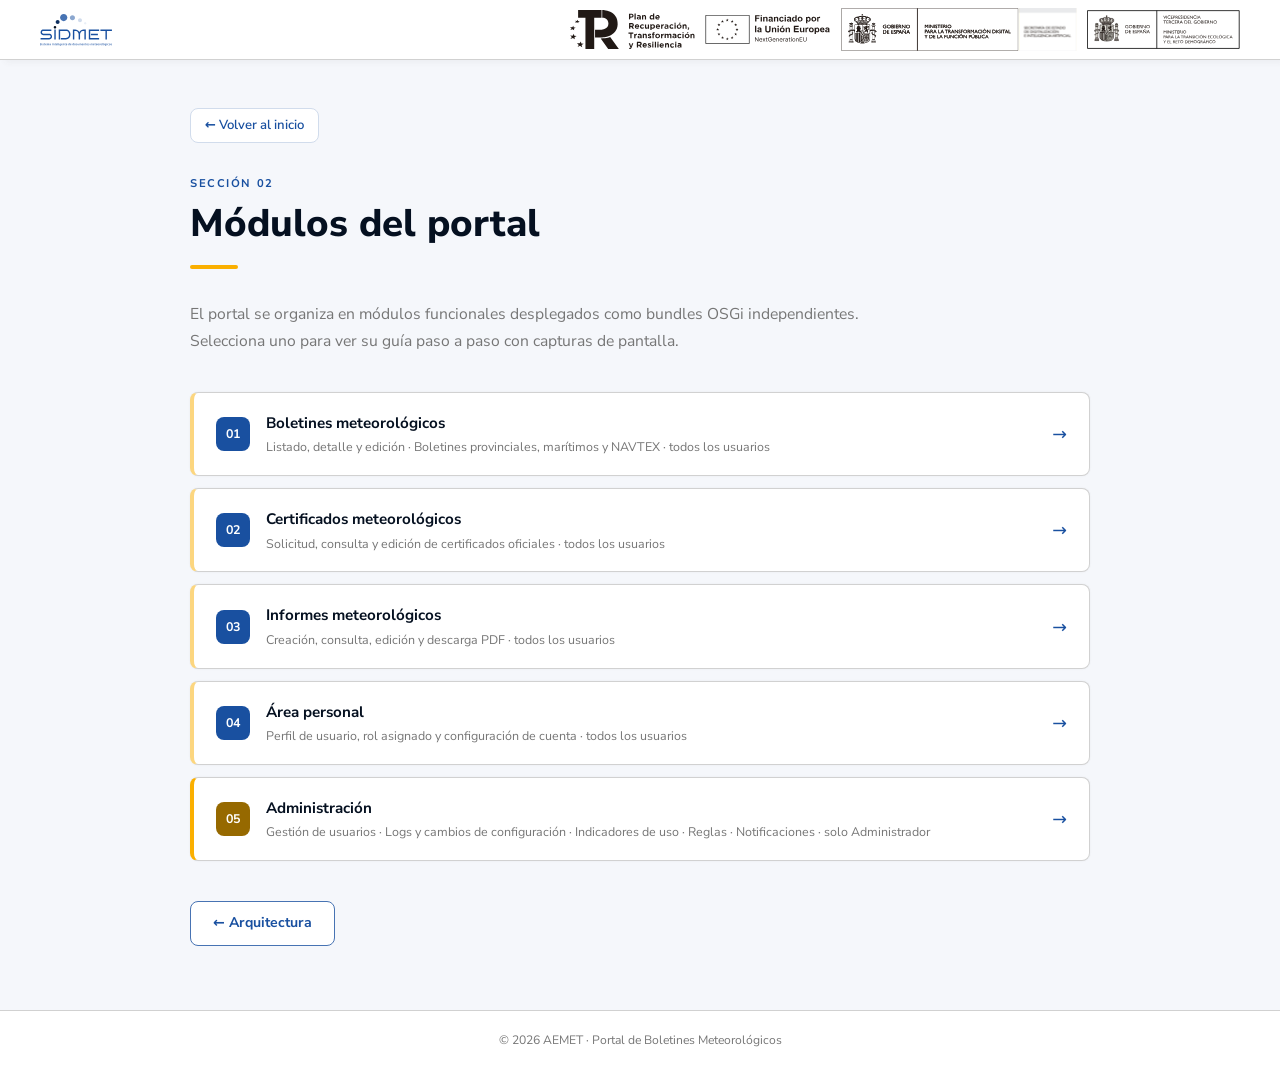
<file: modulos.html>
﻿<!DOCTYPE html>
<html lang="es">
<head>
  <meta charset="UTF-8" />
  <meta name="viewport" content="width=device-width, initial-scale=1.0" />
  <title>Módulos – AEMET Boletines</title>
  <link rel="preconnect" href="https://fonts.googleapis.com" />
  <link rel="preconnect" href="https://fonts.gstatic.com" crossorigin />
  <link href="https://fonts.googleapis.com/css2?family=Nunito+Sans:wght@300;400;600;700;800&display=swap" rel="stylesheet" />
  <link rel="stylesheet" href="css/styles.css" />
  <style>
    .page-nav-btn {
      display: inline-flex;
      align-items: center;
      padding: 10px 22px;
      border-radius: var(--r-sm);
      font-size: 0.88rem;
      font-weight: 700;
      font-family: var(--font);
      transition: var(--t-sm);
    }
    .page-nav-btn.secondary { border: 1px solid var(--blue-400); color: var(--blue-500); background: var(--white); }
    .page-nav-btn.secondary:hover { background: var(--blue-700); border-color: var(--blue-700); color: var(--white); }
  </style>
</head>
<body>

  <header class="site-header">
    <div class="header-inner">
      <a href="index.html"><img class="site-logo" src="img/logo.svg" alt="AEMET" /></a>
    </div>
  <div class="header-logos">
    <img src="img/logo_resiliencia.svg" alt="Plan de Recuperacion, Transformacion y Resiliencia" class="header-logo-inst" />
    <img src="img/logo_UE.svg" alt="Financiado por la Union Europea NextGenerationEU" class="header-logo-inst header-logo-ue" />
    <img src="img/logoTransfDigital.svg" alt="Plan de Digitalizacion de las Administraciones Publicas" class="header-logo-inst header-logo-transfdig" />
    <img src="img/miteco.svg" alt="Ministerio para la Transicion Ecologica y el Reto Demografico" class="header-logo-inst header-logo-miteco" />
  </div>
</header>

  <main class="page-wrapper">
    <div class="page-container" style="max-width:900px;">
      <a href="index.html" class="back-btn page-back-link">← Volver al inicio</a>
      <div class="page-tag">Sección 02</div>
      <h1 class="page-title">Módulos del portal</h1>
      <div class="page-divider"></div>

      <p style="font-size:0.98rem;color:var(--text-sec);line-height:1.75;margin-bottom:36px;max-width:680px;">
        El portal se organiza en módulos funcionales desplegados como bundles OSGi independientes.
        Selecciona uno para ver su guía paso a paso con capturas de pantalla.
      </p>

      <nav class="section-list" aria-label="Módulos disponibles">

        <a href="pasos/boletines.html" class="section-link-card">
          <div class="section-link-left">
            <div class="section-link-num">01</div>
            <div>
              <div class="section-link-name">Boletines meteorológicos</div>
              <div class="section-link-meta">Listado, detalle y edición · Boletines provinciales, marítimos y NAVTEX · todos los usuarios</div>
            </div>
          </div>
          <span class="section-link-arrow">→</span>
        </a>

        <a href="pasos/certificados.html" class="section-link-card">
          <div class="section-link-left">
            <div class="section-link-num">02</div>
            <div>
              <div class="section-link-name">Certificados meteorológicos</div>
              <div class="section-link-meta">Solicitud, consulta y edición de certificados oficiales · todos los usuarios</div>
            </div>
          </div>
          <span class="section-link-arrow">→</span>
        </a>

        <a href="pasos/informes.html" class="section-link-card">
          <div class="section-link-left">
            <div class="section-link-num">03</div>
            <div>
              <div class="section-link-name">Informes meteorológicos</div>
              <div class="section-link-meta">Creación, consulta, edición y descarga PDF · todos los usuarios</div>
            </div>
          </div>
          <span class="section-link-arrow">→</span>
        </a>

        <a href="pasos/area-personal.html" class="section-link-card">
          <div class="section-link-left">
            <div class="section-link-num">04</div>
            <div>
              <div class="section-link-name">Área personal</div>
              <div class="section-link-meta">Perfil de usuario, rol asignado y configuración de cuenta · todos los usuarios</div>
            </div>
          </div>
          <span class="section-link-arrow">→</span>
        </a>

        <a href="pasos/administracion.html" class="section-link-card" style="border-left-color:var(--orange-500);">
          <div class="section-link-left">
            <div class="section-link-num" style="background:var(--orange-700);">05</div>
            <div>
              <div class="section-link-name">Administración</div>
              <div class="section-link-meta">Gestión de usuarios · Logs y cambios de configuración · Indicadores de uso · Reglas · Notificaciones · solo Administrador</div>
            </div>
          </div>
          <span class="section-link-arrow">→</span>
        </a>

      </nav>

      <div style="margin-top:40px;">
        <a href="arquitectura.html" class="page-nav-btn secondary">← Arquitectura</a>
      </div>
    </div>
  </main>

  <footer class="site-footer">
    <p>© 2026 AEMET · Portal de Boletines Meteorológicos</p>
  </footer>

  <script src="js/main.js"></script>
</body>
</html>
</file>
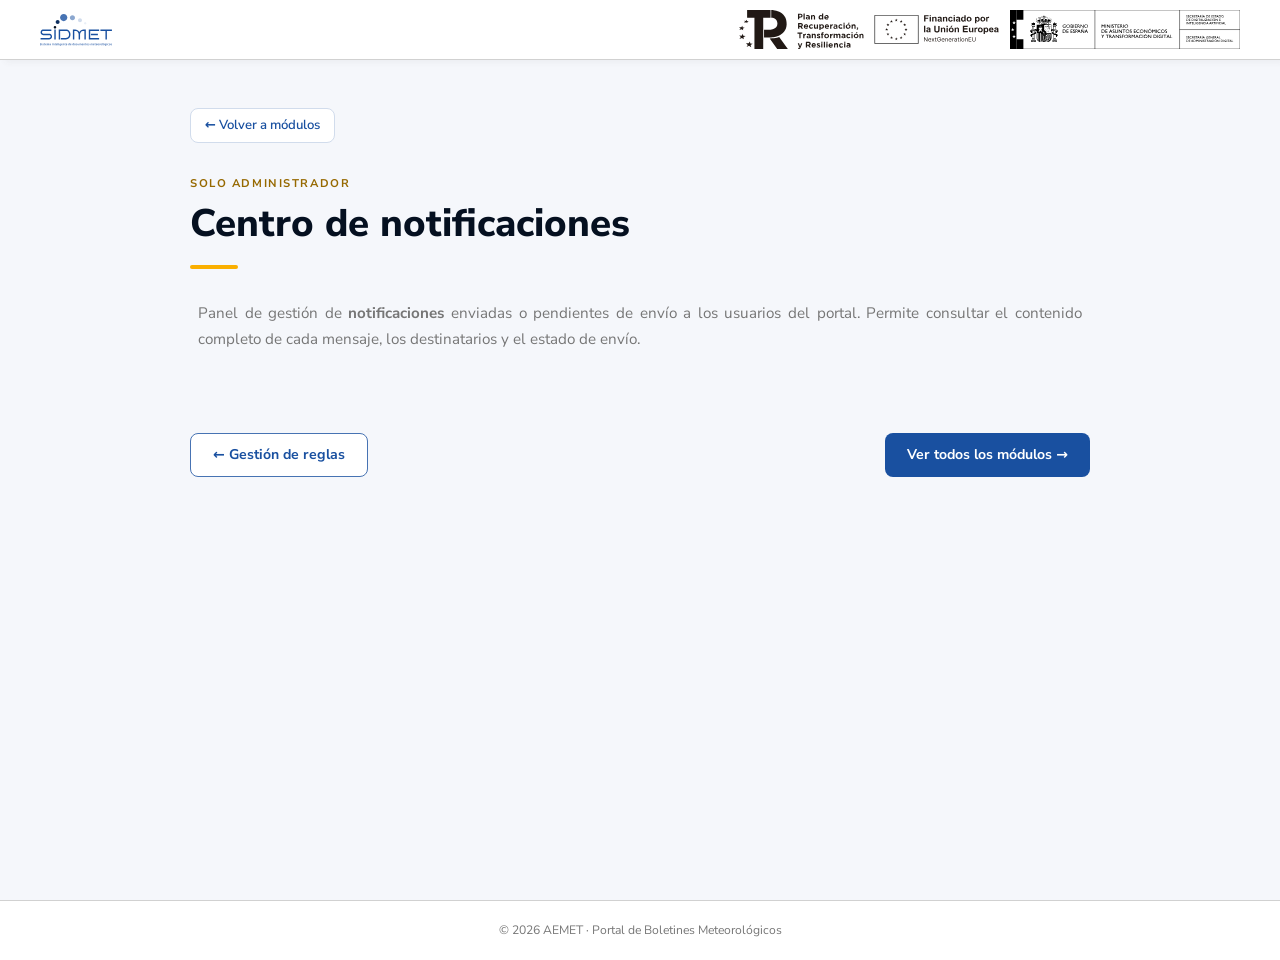
<file: pasos/administracion-notificaciones.html>
﻿<!DOCTYPE html>
<html lang="es">
<head>
  <meta charset="UTF-8" />
  <meta name="viewport" content="width=device-width, initial-scale=1.0" />
  <title>Notificaciones – Administración | AEMET Boletines</title>
  <link rel="preconnect" href="https://fonts.googleapis.com" />
  <link rel="preconnect" href="https://fonts.gstatic.com" crossorigin />
  <link href="https://fonts.googleapis.com/css2?family=Nunito+Sans:wght@300;400;600;700;800&display=swap" rel="stylesheet" />
  <link rel="stylesheet" href="../css/styles.css" />
  <link rel="stylesheet" href="../css/gallery.css" />
</head>
<body>

  <header class="site-header">
    <div class="header-inner">
      <a href="../index.html"><img class="site-logo" src="../img/logo.svg" alt="AEMET" /></a>
    </div>
  
  <div class="header-logos">
    <img src="../img/logo_resiliencia_1.svg" alt="Plan de Recuperacion, Transformacion y Resiliencia" class="header-logo-inst" />
    <img src="../img/logo_UE_1.svg" alt="Financiado por la Union Europea NextGenerationEU" class="header-logo-inst header-logo-ue" />
    <img src="../img/logo_sgad.svg" alt="Secretaria General de Administracion Digital" class="header-logo-inst header-logo-sgad" />
  </div>
</header>

  <main class="page-wrapper">
    <div class="page-container" style="max-width:900px;">
      <div class="gallery-header">
        <a href="../modulos.html" class="back-btn page-back-link">← Volver a módulos</a>
        <div class="page-tag" style="color:var(--orange-700);">Solo Administrador</div>
        <h1 class="page-title" style="margin-bottom:0;">Centro de notificaciones</h1>
        <div class="page-divider" style="background:var(--orange-500);"></div>
        <p class="gallery-intro">
          Panel de gestión de <strong>notificaciones</strong> enviadas o pendientes de envío a los
          usuarios del portal. Permite consultar el contenido completo de cada mensaje, los destinatarios
          y el estado de envío.
        </p>
      </div>

      <div class="gallery-grid" id="gallery-container"></div>

      <div class="gallery-page-nav">
        <a href="administracion-reglas.html" class="page-nav-btn secondary">← Gestión de reglas</a>
        <a href="../modulos.html" class="page-nav-btn primary">Ver todos los módulos →</a>
      </div>
    </div>
  </main>

  <footer class="site-footer">
    <p>© 2026 AEMET · Portal de Boletines Meteorológicos</p>
  </footer>

  <script src="../js/main.js"></script>
  <script src="../js/gallery.js"></script>
  <script>
    initGallery({
      prefix: 'AdminNotificaciones',
      folder: '../imagenes/AdminNotificaciones/',
      maxImages: 2,
      container: '#gallery-container'
    });
  </script>
</body>
</html>
</file>
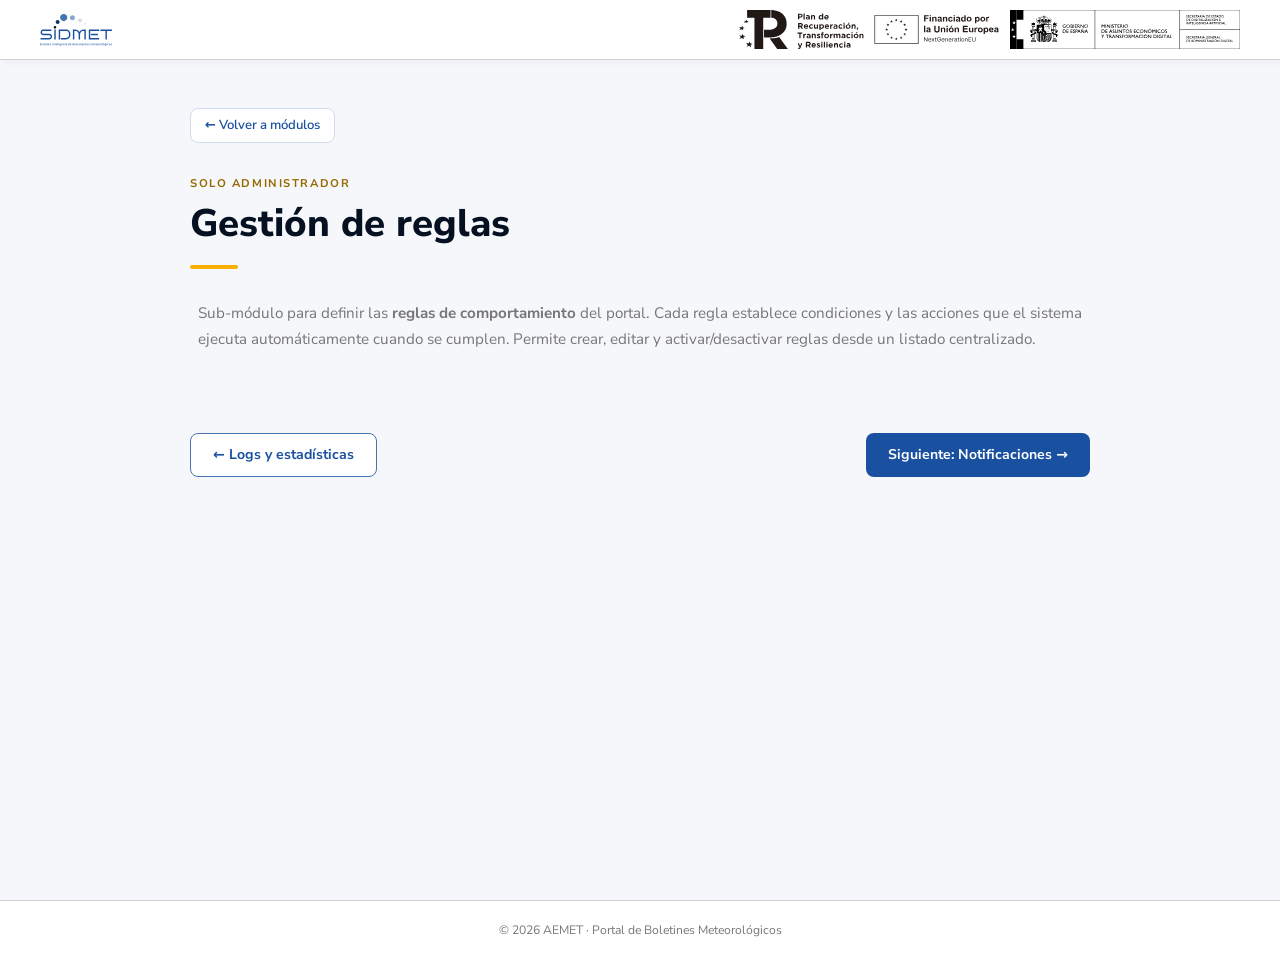
<file: pasos/administracion-reglas.html>
﻿<!DOCTYPE html>
<html lang="es">
<head>
  <meta charset="UTF-8" />
  <meta name="viewport" content="width=device-width, initial-scale=1.0" />
  <title>Gestión de reglas – Administración | AEMET Boletines</title>
  <link rel="preconnect" href="https://fonts.googleapis.com" />
  <link rel="preconnect" href="https://fonts.gstatic.com" crossorigin />
  <link href="https://fonts.googleapis.com/css2?family=Nunito+Sans:wght@300;400;600;700;800&display=swap" rel="stylesheet" />
  <link rel="stylesheet" href="../css/styles.css" />
  <link rel="stylesheet" href="../css/gallery.css" />
</head>
<body>

  <header class="site-header">
    <div class="header-inner">
      <a href="../index.html"><img class="site-logo" src="../img/logo.svg" alt="AEMET" /></a>
    </div>
  
  <div class="header-logos">
    <img src="../img/logo_resiliencia_1.svg" alt="Plan de Recuperacion, Transformacion y Resiliencia" class="header-logo-inst" />
    <img src="../img/logo_UE_1.svg" alt="Financiado por la Union Europea NextGenerationEU" class="header-logo-inst header-logo-ue" />
    <img src="../img/logo_sgad.svg" alt="Secretaria General de Administracion Digital" class="header-logo-inst header-logo-sgad" />
  </div>
</header>

  <main class="page-wrapper">
    <div class="page-container" style="max-width:900px;">
      <div class="gallery-header">
        <a href="../modulos.html" class="back-btn page-back-link">← Volver a módulos</a>
        <div class="page-tag" style="color:var(--orange-700);">Solo Administrador</div>
        <h1 class="page-title" style="margin-bottom:0;">Gestión de reglas</h1>
        <div class="page-divider" style="background:var(--orange-500);"></div>
        <p class="gallery-intro">
          Sub-módulo para definir las <strong>reglas de comportamiento</strong> del portal. Cada regla
          establece condiciones y las acciones que el sistema ejecuta automáticamente cuando se cumplen.
          Permite crear, editar y activar/desactivar reglas desde un listado centralizado.
        </p>
      </div>

      <div class="gallery-grid" id="gallery-container"></div>

      <div class="gallery-page-nav">
        <a href="administracion-logs.html" class="page-nav-btn secondary">← Logs y estadísticas</a>
        <a href="administracion-notificaciones.html" class="page-nav-btn primary">Siguiente: Notificaciones →</a>
      </div>
    </div>
  </main>

  <footer class="site-footer">
    <p>© 2026 AEMET · Portal de Boletines Meteorológicos</p>
  </footer>

  <script src="../js/main.js"></script>
  <script src="../js/gallery.js"></script>
  <script>
    initGallery({
      prefix: 'AdminReglas',
      folder: '../imagenes/AdminReglas/',
      maxImages: 2,
      container: '#gallery-container'
    });
  </script>
</body>
</html>
</file>
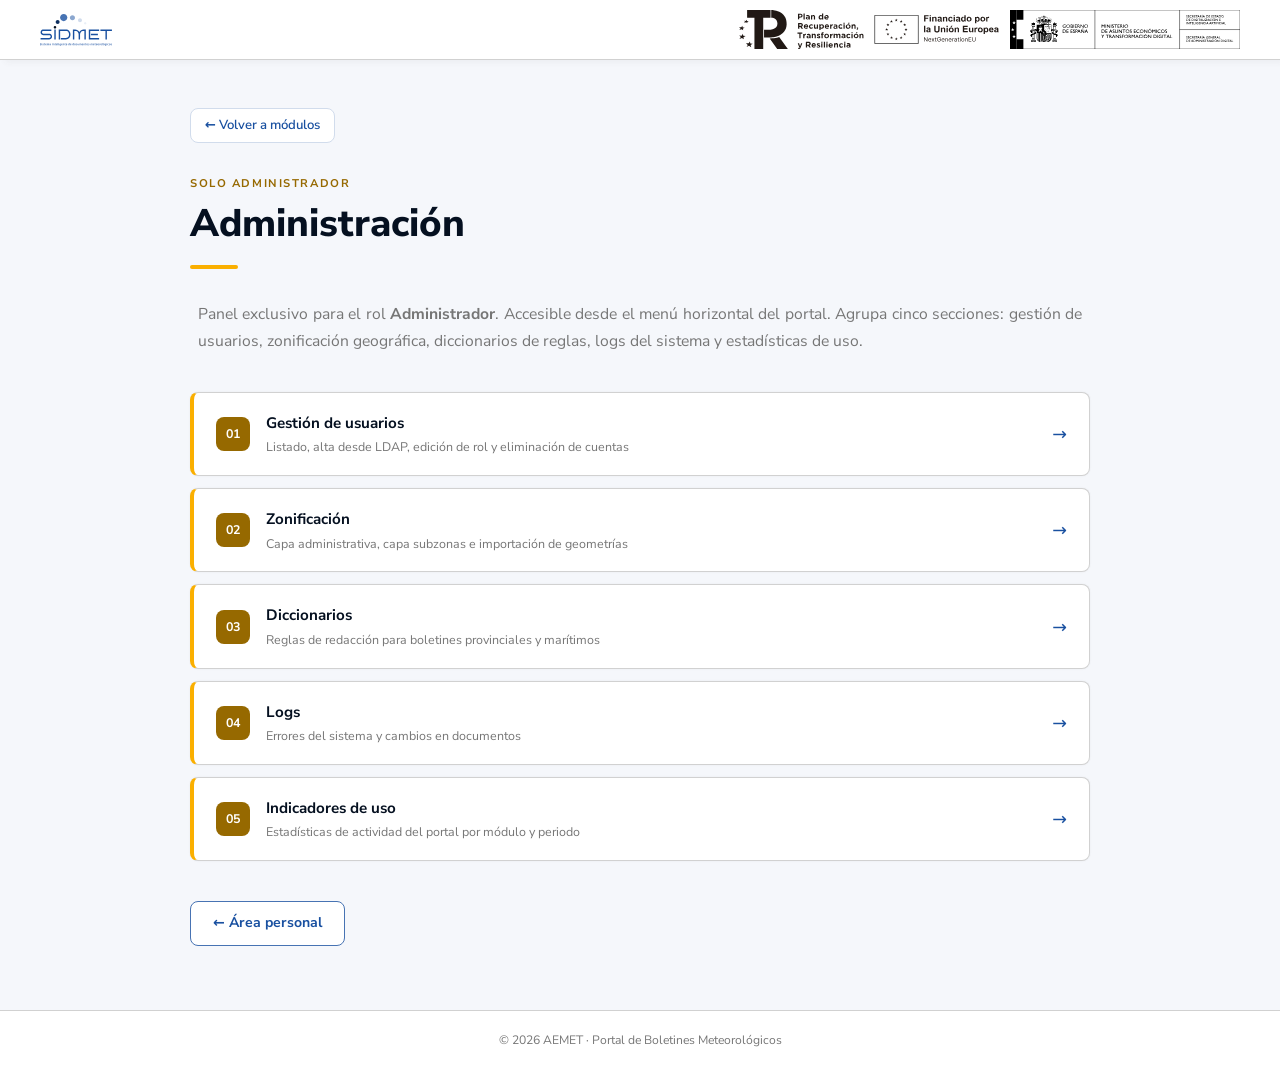
<file: pasos/administracion.html>
﻿<!DOCTYPE html>
<html lang="es">
<head>
  <meta charset="UTF-8" />
  <meta name="viewport" content="width=device-width, initial-scale=1.0" />
  <title>Administración – AEMET Boletines</title>
  <link rel="preconnect" href="https://fonts.googleapis.com" />
  <link rel="preconnect" href="https://fonts.gstatic.com" crossorigin />
  <link href="https://fonts.googleapis.com/css2?family=Nunito+Sans:wght@300;400;600;700;800&display=swap" rel="stylesheet" />
  <link rel="stylesheet" href="../css/styles.css" />
  <style>
    .page-nav-btn {
      display: inline-flex;
      align-items: center;
      padding: 10px 22px;
      border-radius: var(--r-sm);
      font-size: 0.88rem;
      font-weight: 700;
      font-family: var(--font);
      transition: var(--t-sm);
    }
    .page-nav-btn.secondary { border: 1px solid var(--blue-400); color: var(--blue-500); background: var(--white); }
    .page-nav-btn.secondary:hover { background: var(--blue-700); border-color: var(--blue-700); color: var(--white); }
  </style>
</head>
<body>

  <header class="site-header">
    <div class="header-inner">
      <a href="../index.html"><img class="site-logo" src="../img/logo.svg" alt="AEMET" /></a>
    </div>
  
  <div class="header-logos">
    <img src="../img/logo_resiliencia_1.svg" alt="Plan de Recuperacion, Transformacion y Resiliencia" class="header-logo-inst" />
    <img src="../img/logo_UE_1.svg" alt="Financiado por la Union Europea NextGenerationEU" class="header-logo-inst header-logo-ue" />
    <img src="../img/logo_sgad.svg" alt="Secretaria General de Administracion Digital" class="header-logo-inst header-logo-sgad" />
  </div>
</header>

  <main class="page-wrapper">
    <div class="page-container" style="max-width:900px;">
      <a href="../modulos.html" class="back-btn page-back-link">← Volver a módulos</a>
      <div class="page-tag" style="color:var(--orange-700);">Solo Administrador</div>
      <h1 class="page-title">Administración</h1>
      <div class="page-divider" style="background:var(--orange-500);"></div>

      <p style="font-size:0.98rem;color:var(--text-sec);line-height:1.75;margin-bottom:36px;text-align:justify;padding:0 8px;">
        Panel exclusivo para el rol <strong>Administrador</strong>. Accesible desde el menú horizontal
        del portal. Agrupa cinco secciones: gestión de usuarios, zonificación geográfica, diccionarios
        de reglas, logs del sistema y estadísticas de uso.
      </p>

      <nav class="section-list" aria-label="Sub-módulos de Administración">

        <a href="administracion-usuarios.html" class="section-link-card" style="border-left-color:var(--orange-500);">
          <div class="section-link-left">
            <div class="section-link-num" style="background:var(--orange-700);">01</div>
            <div>
              <div class="section-link-name">Gestión de usuarios</div>
              <div class="section-link-meta">Listado, alta desde LDAP, edición de rol y eliminación de cuentas</div>
            </div>
          </div>
          <span class="section-link-arrow">→</span>
        </a>

        <a href="administracion-zonificacion.html" class="section-link-card" style="border-left-color:var(--orange-500);">
          <div class="section-link-left">
            <div class="section-link-num" style="background:var(--orange-700);">02</div>
            <div>
              <div class="section-link-name">Zonificación</div>
              <div class="section-link-meta">Capa administrativa, capa subzonas e importación de geometrías</div>
            </div>
          </div>
          <span class="section-link-arrow">→</span>
        </a>

        <a href="administracion-diccionarios.html" class="section-link-card" style="border-left-color:var(--orange-500);">
          <div class="section-link-left">
            <div class="section-link-num" style="background:var(--orange-700);">03</div>
            <div>
              <div class="section-link-name">Diccionarios</div>
              <div class="section-link-meta">Reglas de redacción para boletines provinciales y marítimos</div>
            </div>
          </div>
          <span class="section-link-arrow">→</span>
        </a>

        <a href="administracion-logs.html" class="section-link-card" style="border-left-color:var(--orange-500);">
          <div class="section-link-left">
            <div class="section-link-num" style="background:var(--orange-700);">04</div>
            <div>
              <div class="section-link-name">Logs</div>
              <div class="section-link-meta">Errores del sistema y cambios en documentos</div>
            </div>
          </div>
          <span class="section-link-arrow">→</span>
        </a>

        <a href="administracion-indicadores.html" class="section-link-card" style="border-left-color:var(--orange-500);">
          <div class="section-link-left">
            <div class="section-link-num" style="background:var(--orange-700);">05</div>
            <div>
              <div class="section-link-name">Indicadores de uso</div>
              <div class="section-link-meta">Estadísticas de actividad del portal por módulo y periodo</div>
            </div>
          </div>
          <span class="section-link-arrow">→</span>
        </a>

      </nav>

      <div style="margin-top:40px;">
        <a href="area-personal.html" class="page-nav-btn secondary">← Área personal</a>
      </div>
    </div>
  </main>

  <footer class="site-footer">
    <p>© 2026 AEMET · Portal de Boletines Meteorológicos</p>
  </footer>

  <script src="../js/main.js"></script>
</body>
</html>
</file>
<file: css/styles.css>
/* =========================================================
   AEMET Boletines – Guía de Formación Usuario
   Design System – inspirado en el sistema boletines.aemet
   ========================================================= */

@import url('https://fonts.googleapis.com/css2?family=Nunito+Sans:wght@300;400;600;700;800&display=swap');

/* ---- Tokens (mismos valores que _variables.scss) ---- */
:root {
  /* Colores del sistema */
  --blue-900:   #051020;
  --blue-700:   #0f3060;
  --blue-500:   #1950a0;
  --blue-400:   #4773b3;
  --blue-300:   #8ba7cf;
  --blue-200:   #d1dcec;
  --blue-100:   #e8eef6;
  --blue-med:   #2d7dd2;
  --orange-700: #966900;
  --orange-500: #faaf00;
  --orange-300: #fcd67f;
  --orange-200: #feefcc;
  --grey-900:   #101010;
  --grey-500:   #484848;
  --grey-400:   #767676;
  --grey-300:   #a3a3a3;
  --grey-200:   #d1d1d1;
  --grey-100:   #f5f7fb;
  --white:      #ffffff;

  /* Semánticos */
  --bg-body:     var(--grey-100);
  --bg-base:     var(--white);
  --bg-accent:   var(--blue-100);
  --bg-header:   var(--white);

  --text-base:   var(--grey-900);
  --text-sec:    var(--grey-400);
  --text-inv:    var(--white);
  --text-accent: var(--blue-500);

  --border-soft: var(--grey-200);
  --border-acc:  var(--blue-300);
  --border-act:  var(--blue-med);

  /* Sombras exactas del sistema */
  --shadow-xs: 0px 0px 2px 0px rgba(72,72,72,0.08);
  --shadow-sm: 5px 2px 7px 0px rgba(72,72,72,0.06);
  --shadow-md: 0px 1px 4px 0px rgba(0,0,0,0.08);
  --shadow-lg: 1px 0px 5px 0px rgba(0,0,0,0.15);
  --shadow-xl: 0px 0px 6px 0px rgba(0,0,0,0.60);

  /* Radios exactos del sistema */
  --r-xl: 50px;
  --r-md: 16px;
  --r-sm: 8px;
  --r-xs: 4px;

  /* Transiciones */
  --t-sm: 150ms ease-in-out;
  --t-md: 300ms ease-in-out;

  --font: 'Nunito Sans', system-ui, sans-serif;
}

/* ---- Reset ---- */
*, *::before, *::after { box-sizing: border-box; margin: 0; padding: 0; }
html { scroll-behavior: smooth; }
body {
  font-family: var(--font);
  background-color: var(--bg-body);
  color: var(--text-base);
  min-height: 100vh;
  overflow-x: hidden;
  line-height: 1.6;
}
a { text-decoration: none; color: inherit; }
img { max-width: 100%; display: block; }

/* ---- Header ---- */
.site-header {
  background: var(--white);
  border-bottom: 1px solid var(--border-soft);
  padding: 0 40px;
  height: 60px;
  display: flex;
  align-items: center;
  gap: 16px;
  position: sticky;
  top: 0;
  z-index: 100;
  box-shadow: var(--shadow-sm);
}
.header-inner {
  display: flex;
  align-items: center;
  gap: 14px;
  flex: 1;
}
.site-logo {
  height: 32px;
  width: auto;
  display: block;
}
.header-subtitle {
  font-size: 0.88rem;
  color: var(--text-sec);
  font-weight: 400;
}
.header-logos {
  display: flex;
  align-items: center;
  gap: 10px;
  flex-shrink: 0;
  margin-left: auto;
}
.header-logo-inst {
  height: 40px;
  width: auto;
  display: block;
  object-fit: contain;
}
.header-logo-ue {
  height: 30px;
}
.header-logo-transfdig {
  height: 44px;
}
.header-logo-miteco {
  height: 40px;
}

.back-btn {
  display: inline-flex;
  align-items: center;
  gap: 6px;
  font-size: 0.82rem;
  color: var(--blue-500);
  background: var(--white);
  padding: 6px 14px;
  border: 1px solid var(--blue-200);
  border-radius: var(--r-sm);
  transition: var(--t-sm);
  font-weight: 600;
}
.back-btn:hover {
  color: var(--white);
  background: var(--blue-500);
  border-color: var(--blue-500);
}

/* ---- Hero / Main page ---- */
.hero-section {
  display: flex;
  justify-content: center;
  align-items: flex-start;
  min-height: calc(100vh - 60px);
  padding: 64px 24px 48px;
}
.hero-content { max-width: 960px; width: 100%; }

.hero-eyebrow {
  font-size: 0.72rem;
  font-weight: 700;
  letter-spacing: 0.18em;
  text-transform: uppercase;
  color: var(--blue-med);
  margin-bottom: 12px;
}
.hero-title {
  font-size: clamp(2rem, 4.5vw, 3rem);
  font-weight: 800;
  line-height: 1.2;
  margin-bottom: 14px;
  color: var(--blue-900);
}
.gradient-text {
  color: var(--blue-500);
}
.hero-desc {
  font-size: 1rem;
  color: var(--text-sec);
  margin-bottom: 48px;
  max-width: 500px;
  line-height: 1.7;
}

/* ---- Nav Cards Grid ---- */
.nav-grid {
  display: grid;
  grid-template-columns: repeat(auto-fit, minmax(280px, 1fr));
  gap: 20px;
}

/* Tarjeta con borde izquierdo naranja (patrón card-section del sistema) */
.nav-card {
  position: relative;
  display: flex;
  flex-direction: column;
  gap: 10px;
  padding: 28px 28px 22px 24px;
  background: var(--bg-base);
  border: 1px solid var(--border-soft);
  border-left: 4px solid var(--orange-300);
  border-radius: var(--r-md);
  cursor: pointer;
  transition: box-shadow var(--t-sm), border-color var(--t-sm), transform var(--t-md), background var(--t-sm);
  overflow: hidden;
}
.nav-card:hover {
  background: var(--blue-100);
  box-shadow: var(--shadow-xl);
  border-left-color: var(--orange-500);
  transform: translateY(-3px);
}

.nav-card-icon {
  width: 44px; height: 44px;
  border-radius: var(--r-xl);
  background: var(--bg-accent);
  display: flex; align-items: center; justify-content: center;
  color: var(--blue-500);
  margin-bottom: 4px;
  flex-shrink: 0;
}
.nav-card-icon svg { width: 22px; height: 22px; }

.nav-card-number {
  position: absolute;
  top: 18px; right: 20px;
  font-size: 2.2rem;
  font-weight: 800;
  color: rgba(25,80,160,0.13);
  line-height: 1;
  pointer-events: none;
  user-select: none;
}
.nav-card-title {
  font-size: 1rem;
  font-weight: 700;
  color: var(--blue-900);
  line-height: 1.3;
}
.nav-card-desc {
  font-size: 0.85rem;
  color: var(--text-sec);
  line-height: 1.55;
  flex: 1;
}
.nav-card-arrow {
  font-size: 1.05rem;
  color: var(--blue-500);
  transition: transform var(--t-sm);
  align-self: flex-end;
}
.nav-card:hover .nav-card-arrow { transform: translateX(5px); }

/* ---- Sub-page Layout ---- */
.page-wrapper {
  min-height: calc(100vh - 60px);
  padding: 48px 24px 64px;
  display: flex;
  justify-content: center;
}
.page-container {
  max-width: 860px;
  width: 100%;
}
.page-back-link {
  margin-bottom: 32px;
}
.page-tag {
  display: block;
  font-size: 0.7rem;
  font-weight: 700;
  letter-spacing: 0.14em;
  text-transform: uppercase;
  color: var(--blue-500);
  margin-bottom: 8px;
}
.page-title {
  font-size: clamp(1.7rem, 3.5vw, 2.4rem);
  font-weight: 800;
  line-height: 1.2;
  margin-bottom: 8px;
  color: var(--blue-900);
}
.page-divider {
  width: 48px; height: 4px;
  background: var(--orange-500);
  border-radius: 2px;
  margin: 18px 0 32px;
}

/* ---- Content Card ---- */
.content-card {
  background: var(--bg-base);
  border: 1px solid var(--border-soft);
  border-radius: var(--r-md);
  padding: 32px 36px;
  margin-bottom: 20px;
  box-shadow: var(--shadow-md);
  animation: fadeUp 0.4s ease both;
}
.content-card p {
  font-size: 1rem;
  color: var(--text-sec);
  line-height: 1.8;
}
.content-card strong { color: var(--text-base); }

@keyframes fadeUp {
  from { opacity: 0; transform: translateY(16px); }
  to   { opacity: 1; transform: translateY(0); }
}

/* ---- Role Cards ---- */
.role-list { display: flex; flex-direction: column; gap: 14px; }
.role-card {
  display: flex;
  align-items: flex-start;
  gap: 16px;
  background: var(--bg-base);
  border: 1px solid var(--border-soft);
  border-radius: var(--r-sm);
  padding: 20px 22px;
  transition: border-color var(--t-sm), transform var(--t-sm);
  box-shadow: var(--shadow-xs);
  animation: fadeUp 0.4s ease both;
}
.role-card:hover { border-color: var(--blue-300); transform: translateX(3px); }
.role-icon {
  flex-shrink: 0;
  width: 44px; height: 44px;
  border-radius: var(--r-xl);
  display: flex; align-items: center; justify-content: center;
  font-size: 1.3rem;
}
.role-icon.blue   { background: var(--blue-100); }
.role-icon.orange { background: var(--orange-200); }
.role-icon.cyan   { background: rgba(45,125,210,0.1); }
.role-body h3 { font-size: 0.92rem; font-weight: 700; margin-bottom: 3px; color: var(--blue-900); }
.role-body p  { font-size: 0.85rem; color: var(--text-sec); line-height: 1.55; }

/* ---- Module Grid ---- */
.module-grid {
  display: grid;
  grid-template-columns: repeat(auto-fit, minmax(220px, 1fr));
  gap: 16px;
}
.module-card {
  background: var(--bg-base);
  border: 1px solid var(--border-soft);
  border-radius: var(--r-md);
  padding: 24px 20px;
  display: flex;
  flex-direction: column;
  align-items: flex-start;
  gap: 10px;
  transition: box-shadow var(--t-sm), transform var(--t-sm);
  box-shadow: var(--shadow-xs);
  animation: fadeUp 0.4s ease both;
}
.module-card:hover { box-shadow: var(--shadow-lg); transform: translateY(-2px); }
.module-icon {
  width: 44px; height: 44px;
  border-radius: var(--r-xl);
  display: flex; align-items: center; justify-content: center;
  font-size: 1.25rem;
}
.module-icon.c1 { background: var(--blue-100); }
.module-icon.c2 { background: rgba(45,125,210,0.1); }
.module-icon.c3 { background: var(--orange-200); }
.module-icon.c4 { background: rgba(39,115,18,0.1); }
.module-icon.c5 { background: rgba(160,85,251,0.08); }
.module-name { font-size: 0.95rem; font-weight: 700; color: var(--blue-900); }
.module-desc { font-size: 0.82rem; color: var(--text-sec); line-height: 1.55; }

/* ---- Section link cards (listado de módulos) ---- */
.section-list { display: flex; flex-direction: column; gap: 12px; }
.section-link-card {
  display: flex;
  align-items: center;
  justify-content: space-between;
  gap: 16px;
  background: var(--bg-base);
  border: 1px solid var(--border-soft);
  border-left: 4px solid var(--orange-300);
  border-radius: var(--r-sm);
  padding: 18px 22px;
  transition: box-shadow var(--t-sm), border-color var(--t-sm), transform var(--t-md), background var(--t-sm);
  box-shadow: var(--shadow-xs);
  animation: fadeUp 0.4s ease both;
}
.section-link-card:hover {
  background: var(--blue-100);
  box-shadow: var(--shadow-xl);
  border-left-color: var(--orange-500);
  transform: translateY(-3px);
}
.section-link-left { display: flex; align-items: center; gap: 16px; }
.section-link-num {
  width: 34px; height: 34px;
  border-radius: var(--r-sm);
  background: var(--blue-500);
  display: flex; align-items: center; justify-content: center;
  font-size: 0.78rem; font-weight: 700; color: var(--white);
  flex-shrink: 0;
}
.section-link-name { font-size: 0.95rem; font-weight: 700; color: var(--blue-900); }
.section-link-meta { font-size: 0.78rem; color: var(--text-sec); margin-top: 2px; }
.section-link-arrow { color: var(--blue-500); font-size: 1.1rem; transition: transform var(--t-sm); }
.section-link-card:hover .section-link-arrow { transform: translateX(5px); }

/* ---- Gallery view ---- */
.gallery-header { margin-bottom: 32px; }
.gallery-grid {
  display: flex;
  flex-direction: column;
  gap: 24px;
}
.gallery-item {
  background: var(--bg-base);
  border: 1px solid var(--border-soft);
  border-radius: var(--r-md);
  overflow: hidden;
  box-shadow: var(--shadow-md);
  animation: fadeUp 0.4s ease both;
  transition: box-shadow var(--t-sm);
}
.gallery-item:hover { box-shadow: var(--shadow-lg); }

.gallery-item-header {
  padding: 14px 22px;
  border-bottom: 1px solid var(--border-soft);
  display: flex;
  align-items: center;
  gap: 12px;
  background: var(--bg-accent);
}
.gallery-item-step {
  font-size: 0.7rem;
  font-weight: 800;
  letter-spacing: 0.12em;
  color: var(--blue-500);
  text-transform: uppercase;
}
.gallery-item-title {
  font-size: 0.88rem;
  font-weight: 700;
  color: var(--blue-900);
}
.gallery-img-wrap { padding: 20px 22px 22px; }
.gallery-img-wrap img {
  width: 100%;
  border-radius: var(--r-sm);
  border: 1px solid var(--border-soft);
  box-shadow: var(--shadow-md);
  transition: transform var(--t-md);
  cursor: zoom-in;
}
.gallery-img-wrap img:hover { transform: scale(1.005); }

/* ---- Footer ---- */
.site-footer {
  text-align: center;
  padding: 20px;
  border-top: 1px solid var(--border-soft);
  font-size: 0.76rem;
  color: var(--grey-400);
  background: var(--bg-base);
}

/* ---- Responsive ---- */
@media (max-width: 768px) {
  .header-logo-inst     { height: 28px; }
  .header-logo-ue       { height: 22px; }
  .header-logo-transfdig { height: 32px; }
  .header-logo-miteco   { height: 28px; }
  .header-logos { gap: 8px; }
}
@media (max-width: 640px) {
  .site-header { padding: 0 16px; }
  .hero-section, .page-wrapper { padding: 32px 16px 48px; }
  .content-card { padding: 22px 18px; }
  .nav-grid { grid-template-columns: 1fr; }
}
</file>
<file: css/gallery.css>
/* =========================================================
   gallery.css  –  Estilos para las páginas de galería paso a paso
   ========================================================= */

/* Breadcrumb */
.gallery-breadcrumb {
  display: flex;
  align-items: center;
  gap: 8px;
  font-size: 0.78rem;
  color: var(--grey-400);
  margin-bottom: 18px;
}
.gallery-breadcrumb a { color: var(--text-sec); transition: color var(--t-sm); }
.gallery-breadcrumb a:hover { color: var(--blue-500); }
.gallery-breadcrumb .current { color: var(--blue-900); font-weight: 600; }
.gallery-breadcrumb span:not(.current) { font-size: 0.9rem; }

/* Title row */
.gallery-title-row {
  display: flex;
  align-items: flex-start;
  justify-content: space-between;
  gap: 16px;
  flex-wrap: wrap;
}
.gallery-count-badge {
  flex-shrink: 0;
  align-self: flex-end;
  font-size: 0.75rem;
  font-weight: 700;
  padding: 4px 14px;
  border-radius: var(--r-xl);
  background: var(--blue-100);
  border: 1px solid var(--blue-200);
  color: var(--blue-500);
  white-space: nowrap;
}

.gallery-intro {
  font-size: 0.95rem;
  color: var(--text-sec);
  line-height: 1.7;
  text-align: justify;
  padding: 0 8px;
}

/* Gallery grid */
.gallery-grid {
  display: flex;
  flex-direction: column;
  gap: 24px;
  margin-bottom: 48px;
}

/* Each image card */
.gallery-item {
  background: var(--bg-base);
  border: 1px solid var(--border-soft);
  border-radius: var(--r-md);
  overflow: hidden;
  animation: fadeUp 0.4s ease both;
  box-shadow: var(--shadow-md);
  transition: box-shadow var(--t-sm), transform var(--t-sm);
}
.gallery-item:hover {
  box-shadow: var(--shadow-lg);
  transform: translateY(-2px);
}

.gallery-item-header {
  display: flex;
  align-items: center;
  gap: 12px;
  padding: 14px 22px;
  border-bottom: 1px solid var(--border-soft);
  background: var(--bg-accent);
}
.gallery-item-step {
  font-size: 0.7rem;
  font-weight: 800;
  letter-spacing: 0.12em;
  text-transform: uppercase;
  color: var(--blue-500);
  flex-shrink: 0;
}
.gallery-item-title {
  font-size: 0.88rem;
  font-weight: 700;
  color: var(--blue-900);
}

.gallery-img-wrap { padding: 20px 22px 22px; }
.gallery-imgs-container {
  display: flex;
  flex-direction: column;
  gap: 16px;
}
.gallery-imgs-container img {
  width: 100%;
  border-radius: var(--r-sm);
  border: 1px solid var(--border-soft);
  box-shadow: var(--shadow-md);
  transition: transform var(--t-md);
  cursor: zoom-in;
}
.gallery-imgs-container img:hover { transform: scale(1.005); }
.gallery-img-wrap img {
  width: 100%;
  border-radius: var(--r-sm);
  border: 1px solid var(--border-soft);
  box-shadow: var(--shadow-md);
  transition: transform var(--t-md);
  cursor: zoom-in;
}
.gallery-img-wrap img:hover { transform: scale(1.005); }


/* Tarjeta placeholder (sin imagen aún) */
.gallery-item--placeholder .gallery-placeholder-img {
  display: flex;
  flex-direction: column;
  align-items: center;
  justify-content: center;
  gap: 10px;
  padding: 32px 16px;
  background: var(--grey-100);
  border: 2px dashed var(--grey-200);
  border-radius: var(--r-sm);
  color: var(--grey-300);
  font-size: 0.78rem;
  font-family: monospace;
}

/* Page navigation */
.gallery-page-nav {
  display: flex;
  justify-content: space-between;
  gap: 12px;
  flex-wrap: wrap;
  margin-top: 8px;
}
.page-nav-btn {
  display: inline-flex;
  align-items: center;
  padding: 10px 22px;
  border-radius: var(--r-sm);
  font-size: 0.88rem;
  font-weight: 700;
  font-family: var(--font);
  transition: var(--t-sm);
  cursor: pointer;
  border: none;
}
.page-nav-btn.primary {
  background: var(--blue-500);
  color: var(--white);
}
.page-nav-btn.primary:hover { background: var(--blue-700); transform: translateX(2px); }
.page-nav-btn.secondary {
  border: 1px solid var(--blue-400);
  color: var(--blue-500);
  background: var(--white);
}
.page-nav-btn.secondary:hover {
  background: var(--blue-700);
  border-color: var(--blue-700);
  color: var(--white);
}

/* Lightbox */
.lightbox-overlay {
  position: fixed;
  inset: 0;
  background: rgba(5,16,32,0.92);
  z-index: 1000;
  display: flex;
  align-items: center;
  justify-content: center;
  padding: 24px;
  cursor: zoom-out;
  animation: fadeIn 0.18s ease;
}
@keyframes fadeIn { from { opacity: 0; } to { opacity: 1; } }
.lightbox-overlay img {
  max-width: 95vw;
  max-height: 90vh;
  border-radius: var(--r-md);
  box-shadow: 0 24px 80px rgba(0,0,0,0.7);
  cursor: default;
  animation: scaleIn 0.22s cubic-bezier(0.34,1.56,0.64,1);
}
@keyframes scaleIn { from { transform: scale(0.9); } to { transform: scale(1); } }
.lightbox-close {
  position: fixed;
  top: 20px; right: 24px;
  width: 40px; height: 40px;
  border-radius: 50%;
  background: rgba(255,255,255,0.12);
  border: 1px solid rgba(255,255,255,0.2);
  color: #fff;
  font-size: 1.1rem;
  cursor: pointer;
  display: flex; align-items: center; justify-content: center;
  transition: background 0.18s;
}
.lightbox-close:hover { background: rgba(255,255,255,0.22); }
</file>
